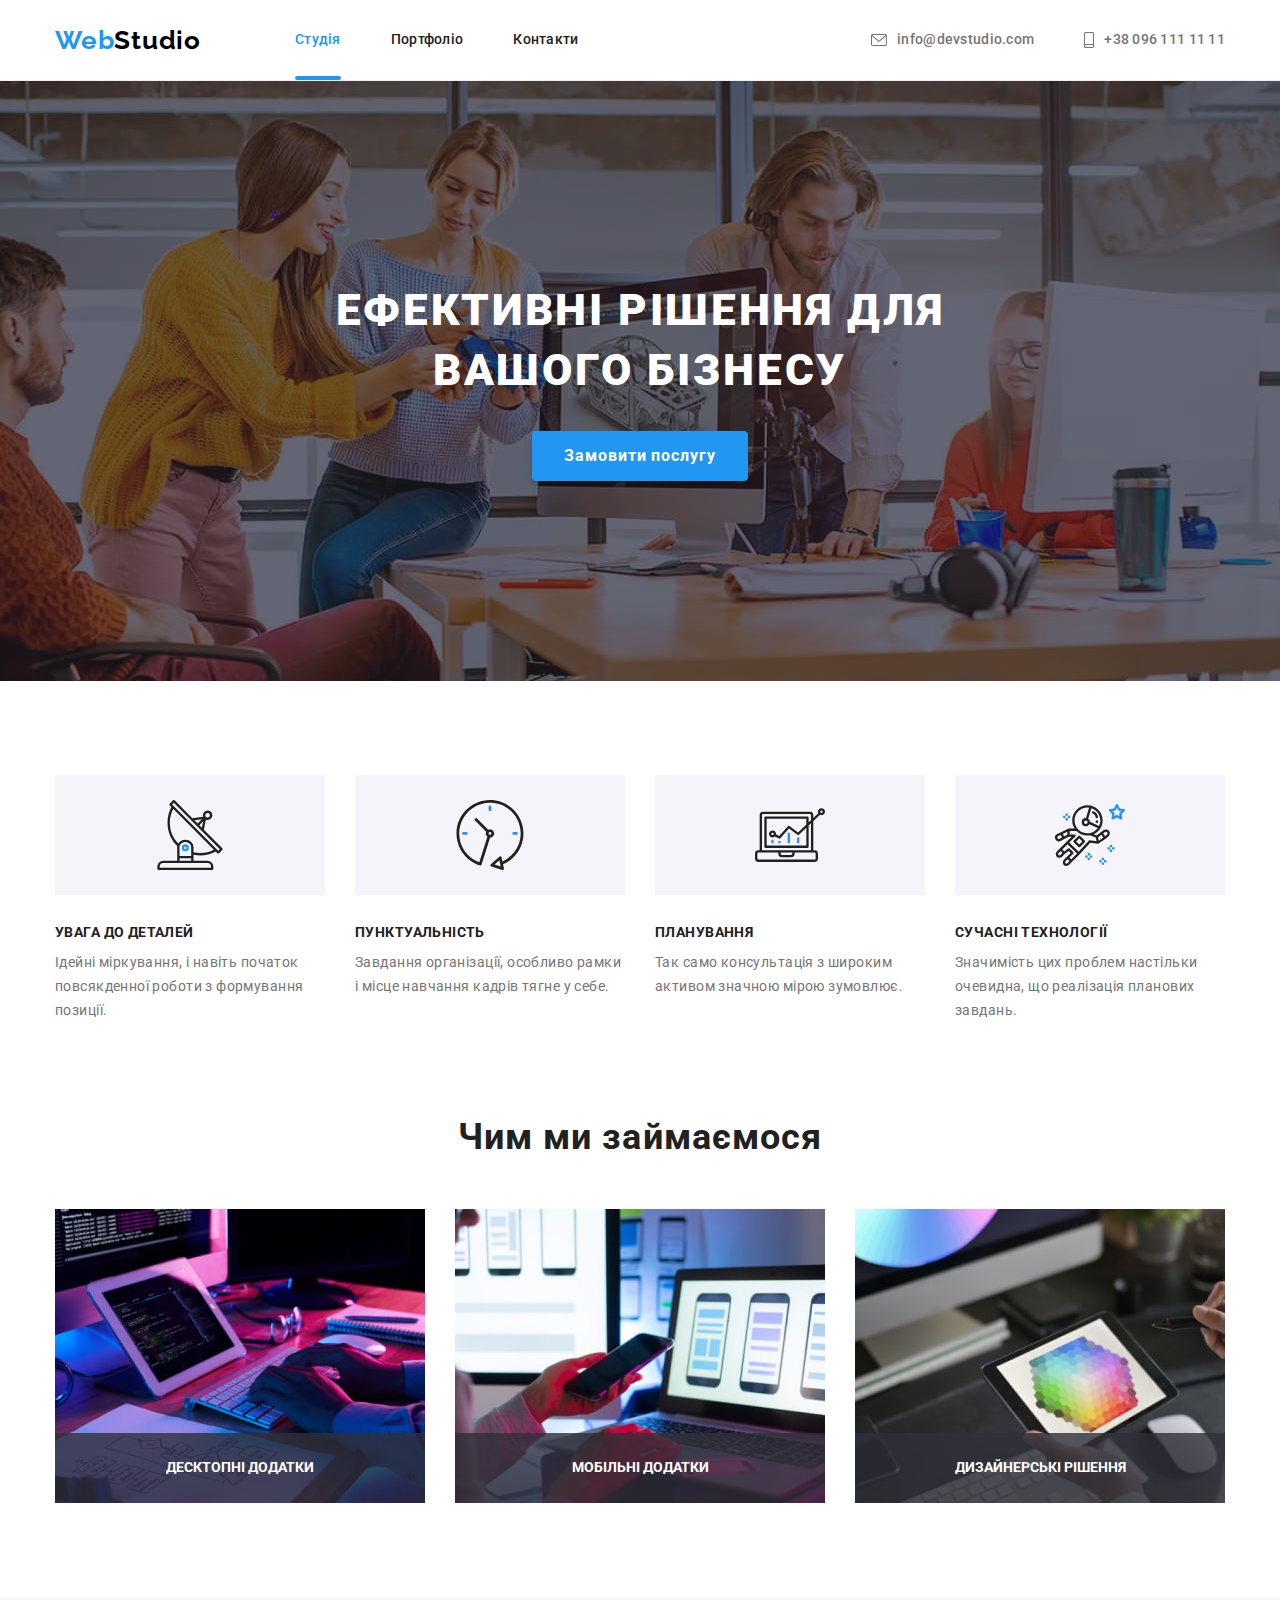
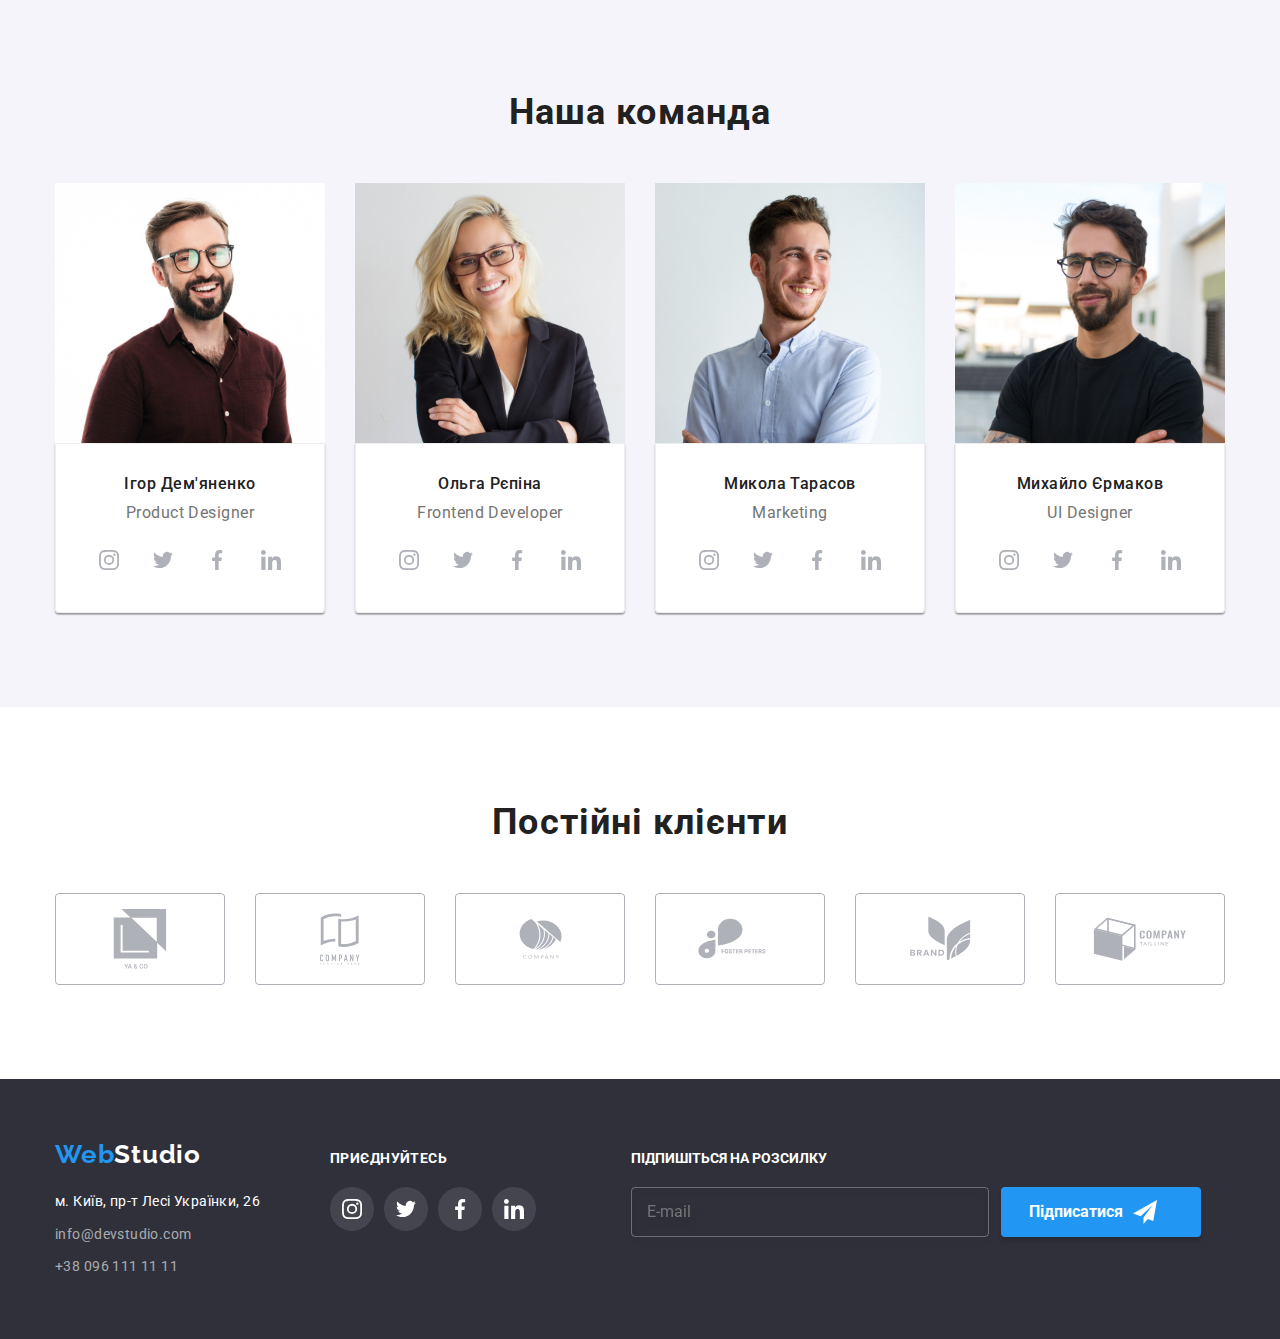
<file: index.html>
<!DOCTYPE html>
<html lang="uk">
  <head>
    <meta charset="UTF-8" />
    <meta http-equiv="X-UA-Compatible" content="IE=edge" />
    <meta name="viewport" content="width=device-width, initial-scale=1.0" />
    <title>Document</title>
    <link
      href="https://fonts.googleapis.com/css2?family=Raleway:wght@700&family=Roboto:wght@400;500;700;900&display=swap"
      rel="stylesheet"
    />
    <link
      rel="stylesheet"
      href="https://cdnjs.cloudflare.com/ajax/libs/modern-normalize/1.1.0/modern-normalize.min.css"
    />
    <link rel="stylesheet" href="./css/main.min.css" />
  </head>

  <body>
    <header class="header">
      <div class="container header__container">
        <a href="./index.html" class="logo"
          >Web<span class="logo__dark">Studio</span></a
        >
        <nav class="nav">
          <ul class="nav__list">
            <li class="nav__item">
              <a href="" class="nav__link nav__link--active">Студія</a>
            </li>
            <li class="nav__item">
              <a href="./portfolio.html" class="nav__link link">Портфоліо</a>
            </li>
            <li class="nav__item">
              <a href="" class="nav__link link">Контакти</a>
            </li>
          </ul>
        </nav>

        <ul class="address">
          <li class="address__item">
            <a href="mailto:info@devstudio.com" class="address__link"
              ><svg class="address__icon" width="16px" height="12px">
                <use href="./images/icons.svg#envelope"></use>
              </svg>
              info@devstudio.com</a
            >
          </li>
          <li class="address__item">
            <a href="tel:+380961111111" class="address__link"
              ><svg class="address__icon" width="10px" height="16px">
                <use href="./images/icons.svg#smartphone"></use>
              </svg>
              +38 096 111 11 11</a
            >
          </li>
        </ul>
      </div>
    </header>

    <main>
      <section class="hero">
        <div class="container">
          <h1 class="hero__title">Ефективні рішення для вашого бізнесу</h1>
          <button type="button" class="hero__button" data-modal-open>
            Замовити послугу
          </button>
        </div>
      </section>

      <section class="section">
        <div class="container">
          <h2 class="visually-hidden">Наші переваги</h2>
          <ul class="advantage">
            <li class="advantage__item">
              <div class="advantage__wrap">
                <svg class="advantage__icon" width="70px" height="70px">
                  <use href="./images/icons.svg#antenna"></use>
                </svg>
              </div>
              <h3 class="advantage__title">УВАГА ДО ДЕТАЛЕЙ</h3>
              <p class="advantage__text">
                Ідейні міркування, і навіть початок повсякденної роботи з
                формування позиції.
              </p>
            </li>
            <li class="advantage__item">
              <div class="advantage__wrap">
                <svg class="advantage__icon" width="70px" height="70px">
                  <use href="./images/icons.svg#clock"></use>
                </svg>
              </div>
              <h3 class="advantage__title">ПУНКТУАЛЬНІСТЬ</h3>
              <p class="advantage__text">
                Завдання організації, особливо рамки і місце навчання кадрів
                тягне у себе.
              </p>
            </li>
            <li class="advantage__item">
              <div class="advantage__wrap">
                <svg class="advantage__icon" width="70px" height="70px">
                  <use href="./images/icons.svg#diagram"></use>
                </svg>
              </div>
              <h3 class="advantage__title">ПЛАНУВАННЯ</h3>
              <p class="advantage__text">
                Так само консультація з широким активом значною мірою зумовлює.
              </p>
            </li>
            <li class="advantage__item">
              <div class="advantage__wrap">
                <svg class="advantage__icon" width="70px" height="70px">
                  <use href="./images/icons.svg#astronaut"></use>
                </svg>
              </div>
              <h3 class="advantage__title">СУЧАСНІ ТЕХНОЛОГІЇ</h3>
              <p class="advantage__text">
                Значимість цих проблем настільки очевидна, що реалізація
                планових завдань.
              </p>
            </li>
          </ul>
        </div>
      </section>

      <section class="section section--no-padding-top">
        <div class="container">
          <h2 class="section__title">Чим ми займаємося</h2>
          <ul class="projects">
            <li class="projects__item">
              <div class="thumb">
                <img
                  src="./images/box1.jpg"
                  alt="Процесс написання коду"
                  width="370"
                />
                <div class="projects-thumb">
                  <p class="projects-thumb__text">Десктопні додатки</p>
                </div>
              </div>
            </li>
            <li class="projects__item">
              <div class="thumb">
                <img
                  src="./images/box2.jpg"
                  alt="Робота з ноутбуком та смартфоном"
                  width="370"
                />
                <div class="projects-thumb">
                  <p class="projects-thumb__text">Мобільні додатки</p>
                </div>
              </div>
            </li>
            <li class="projects__item">
              <div class="thumb">
                <img
                  src="./images/box3.jpg"
                  alt="Веб-дизайнер вибирає колір на графічному планшеті"
                  width="370"
                />
                <div class="projects-thumb">
                  <p class="projects-thumb__text">Дизайнерські рішення</p>
                </div>
              </div>
            </li>
          </ul>
        </div>
      </section>

      <section class="section section--other-background">
        <div class="container">
          <h2 class="section__title">Наша команда</h2>
          <ul class="team">
            <li class="team__item">
              <img
                src="./images/img.jpg"
                class="team__img"
                alt="Ігор Дем'яненко"
                width="270"
              />
              <div class="team__container">
                <h3 class="team__title">Ігор Дем'яненко</h3>
                <p class="team-container__text">Product Designer</p>
                <ul class="social-icons">
                  <li class="social__item">
                    <a
                      class="social__link"
                      href="#"
                      target="_blank"
                      rel="noopener noreferrer"
                    >
                      <svg
                        class="team-container__icon"
                        width="20px"
                        height="20px"
                      >
                        <use href="./images/icons.svg#instagram"></use>
                      </svg>
                    </a>
                  </li>
                  <li class="social__item">
                    <a
                      class="social__link"
                      href="#"
                      target="_blank"
                      rel="noopener noreferrer"
                    >
                      <svg
                        class="team-container__icon"
                        width="20px"
                        height="20px"
                      >
                        <use href="./images/icons.svg#twitter"></use>
                      </svg>
                    </a>
                  </li>
                  <li class="social__item">
                    <a
                      class="social__link"
                      href="#"
                      target="_blank"
                      rel="noopener noreferrer"
                    >
                      <svg
                        class="team-container__icon"
                        width="20px"
                        height="20px"
                      >
                        <use href="./images/icons.svg#facebook"></use>
                      </svg>
                    </a>
                  </li>

                  <li class="social__item">
                    <a
                      class="social__link"
                      href="#"
                      target="_blank"
                      rel="noopener noreferrer"
                    >
                      <svg
                        class="team-container__icon"
                        width="20px"
                        height="20px"
                      >
                        <use href="./images/icons.svg#linkedin"></use>
                      </svg>
                    </a>
                  </li>
                </ul>
              </div>
            </li>
            <li class="team__item">
              <img
                src="./images/img(1).jpg"
                class="team__img"
                alt="Ольга Рєпіна"
                width="270"
              />
              <div class="team__container">
                <h3 class="team__title">Ольга Рєпіна</h3>
                <p class="team-container__text">Frontend Developer</p>
                <ul class="social-icons">
                  <li class="social__item">
                    <a
                      class="social__link"
                      href="#"
                      target="_blank"
                      rel="noopener noreferrer"
                    >
                      <svg
                        class="team-container__icon"
                        width="20px"
                        height="20px"
                      >
                        <use href="./images/icons.svg#instagram"></use>
                      </svg>
                    </a>
                  </li>
                  <li class="social__item">
                    <a
                      class="social__link"
                      href="#"
                      target="_blank"
                      rel="noopener noreferrer"
                    >
                      <svg
                        class="team-container__icon"
                        width="20px"
                        height="20px"
                      >
                        <use href="./images/icons.svg#twitter"></use>
                      </svg>
                    </a>
                  </li>
                  <li class="social__item">
                    <a
                      class="social__link"
                      href="#"
                      target="_blank"
                      rel="noopener noreferrer"
                    >
                      <svg
                        class="team-container__icon"
                        width="20px"
                        height="20px"
                      >
                        <use href="./images/icons.svg#facebook"></use>
                      </svg>
                    </a>
                  </li>

                  <li class="social__item">
                    <a
                      class="social__link"
                      href="#"
                      target="_blank"
                      rel="noopener noreferrer"
                    >
                      <svg
                        class="team-container__icon"
                        width="20px"
                        height="20px"
                      >
                        <use href="./images/icons.svg#linkedin"></use>
                      </svg>
                    </a>
                  </li>
                </ul>
              </div>
            </li>
            <li class="team__item">
              <img
                src="./images/img(2).jpg"
                class="team__img"
                alt="Микола Тарасов"
                width="270"
              />
              <div class="team__container">
                <h3 class="team__title">Микола Тарасов</h3>
                <p class="team-container__text">Marketing</p>
                <ul class="social-icons">
                  <li class="social__item">
                    <a
                      class="social__link"
                      href="#"
                      target="_blank"
                      rel="noopener noreferrer"
                    >
                      <svg
                        class="team-container__icon"
                        width="20px"
                        height="20px"
                      >
                        <use href="./images/icons.svg#instagram"></use>
                      </svg>
                    </a>
                  </li>
                  <li class="social__item">
                    <a
                      class="social__link"
                      href="#"
                      target="_blank"
                      rel="noopener noreferrer"
                    >
                      <svg
                        class="team-container__icon"
                        width="20px"
                        height="20px"
                      >
                        <use href="./images/icons.svg#twitter"></use>
                      </svg>
                    </a>
                  </li>
                  <li class="social__item">
                    <a
                      class="social__link"
                      href="#"
                      target="_blank"
                      rel="noopener noreferrer"
                    >
                      <svg
                        class="team-container__icon"
                        width="20px"
                        height="20px"
                      >
                        <use href="./images/icons.svg#facebook"></use>
                      </svg>
                    </a>
                  </li>

                  <li class="social__item">
                    <a
                      class="social__link"
                      href="#"
                      target="_blank"
                      rel="noopener noreferrer"
                    >
                      <svg
                        class="team-container__icon"
                        width="20px"
                        height="20px"
                      >
                        <use href="./images/icons.svg#linkedin"></use>
                      </svg>
                    </a>
                  </li>
                </ul>
              </div>
            </li>
            <li class="team__item">
              <img
                src="./images/img(3).jpg"
                class="team__img"
                alt="Михайло Єрмаков"
                width="270"
              />
              <div class="team__container">
                <h3 class="team__title">Михайло Єрмаков</h3>
                <p class="team-container__text">UI Designer</p>
                <ul class="social-icons">
                  <li class="social__item">
                    <a
                      class="social__link"
                      href="#"
                      target="_blank"
                      rel="noopener noreferrer"
                    >
                      <svg
                        class="team-container__icon"
                        width="20px"
                        height="20px"
                      >
                        <use href="./images/icons.svg#instagram"></use>
                      </svg>
                    </a>
                  </li>
                  <li class="social__item">
                    <a
                      class="social__link"
                      href="#"
                      target="_blank"
                      rel="noopener noreferrer"
                    >
                      <svg
                        class="team-container__icon"
                        width="20px"
                        height="20px"
                      >
                        <use href="./images/icons.svg#twitter"></use>
                      </svg>
                    </a>
                  </li>
                  <li class="social__item">
                    <a
                      class="social__link"
                      href="#"
                      target="_blank"
                      rel="noopener noreferrer"
                    >
                      <svg
                        class="team-container__icon"
                        width="20px"
                        height="20px"
                      >
                        <use href="./images/icons.svg#facebook"></use>
                      </svg>
                    </a>
                  </li>

                  <li class="social__item">
                    <a
                      class="social__link"
                      href="#"
                      target="_blank"
                      rel="noopener noreferrer"
                    >
                      <svg
                        class="team-container__icon"
                        width="20px"
                        height="20px"
                      >
                        <use href="./images/icons.svg#linkedin"></use>
                      </svg>
                    </a>
                  </li>
                </ul>
              </div>
            </li>
          </ul>
        </div>
      </section>
    </main>

    <section class="section clients">
      <div class="container">
        <h2 class="section__title">Постійні клієнти</h2>
        <ul class="clients__list">
          <li class="clients__item">
            <a
              class="clients__link"
              href="#"
              target="_blank"
              rel="noopener noreferrer"
            >
              <svg class="clients__icon" width="106px" height="60px">
                <use href="./images/icons.svg#logo1"></use>
              </svg>
            </a>
          </li>
          <li class="clients__item">
            <a
              class="clients__link"
              href="#"
              target="_blank"
              rel="noopener noreferrer"
              ><svg class="clients__icon" width="40px" height="52px">
                <use href="./images/icons.svg#logo2"></use>
              </svg>
            </a>
          </li>
          <li class="clients__item">
            <a
              class="clients__link"
              href="#"
              target="_blank"
              rel="noopener noreferrer"
              ><svg class="clients__icon" width="43px" height="41px">
                <use href="./images/icons.svg#logo3"></use>
              </svg>
            </a>
          </li>
          <li class="clients__item">
            <a
              class="clients__link"
              href="#"
              target="_blank"
              rel="noopener noreferrer"
              ><svg class="clients__icon" width="84px" height="41px">
                <use href="./images/icons.svg#logo4"></use>
              </svg>
            </a>
          </li>
          <li class="clients__item">
            <a
              class="clients__link"
              href="#"
              target="_blank"
              rel="noopener noreferrer"
              ><svg class="clients__icon" width="63px" height="45px">
                <use href="./images/icons.svg#logo5"></use>
              </svg>
            </a>
          </li>
          <li class="clients__item">
            <a
              class="clients__link"
              href="#"
              target="_blank"
              rel="noopener noreferrer"
              ><svg class="clients__icon" width="94px" height="44px">
                <use href="./images/icons.svg#logo6"></use>
              </svg>
            </a>
          </li>
        </ul>
      </div>
    </section>

    <footer class="footer">
      <div class="container footer-main">
        <div class="footer-contacts">
          <a href="" class="logo"
            >Web<span class="footer-light">Studio</span></a
          >

          <address class="footer-address">
            <ul class="footer-address-list">
              <li class="footer-item">
                <a
                  href="https://www.google.com/maps/place/%D0%B1%D1%83%D0%BB.+%D0%9B%D0%B5%D1%81%D0%B8+%D0%A3%D0%BA%D1%80%D0%B0%D0%B8%D0%BD%D0%BA%D0%B8,+26,+%D0%9A%D0%B8%D0%B5%D0%B2,+02000/data=!4m2!3m1!1s0x40d4cf0e033ecbe9:0x57a4dffefec77da0?sa=X&ved=2ahUKEwiLyrKW3MD5AhVnVPEDHdteAJcQ8gF6BAgLEAE"
                  class="footer-address-office"
                  >м. Київ, пр-т Лесі Українки, 26</a
                >
              </li>
              <li class="footer-item">
                <a
                  href="mailto:info@devstudio.com"
                  class="footer-address-contacts"
                  >info@devstudio.com</a
                >
              </li>
              <li class="footer-item">
                <a href="tel:+380961111111" class="footer-address-contacts"
                  >+38 096 111 11 11</a
                >
              </li>
            </ul>
          </address>
        </div>

        <div class="footer-social">
          <h3 class="footer-social-title">Приєднуйтесь</h3>
          <ul class="footer-social-list">
            <li class="footer-social-item">
              <a
                class="footer-social-link"
                href="#"
                target="_blank"
                rel="noopener noreferrer"
                ><svg class="footer-icon" width="20px" height="20px">
                  <use href="./images/icons.svg#instagram"></use>
                </svg>
              </a>
            </li>
            <li class="footer-social-item">
              <a
                class="footer-social-link"
                href="#"
                target="_blank"
                rel="noopener noreferrer"
                ><svg class="footer-icon" width="20px" height="20px">
                  <use href="./images/icons.svg#twitter"></use>
                </svg>
              </a>
            </li>
            <li class="footer-social-item">
              <a
                class="footer-social-link"
                href="#"
                target="_blank"
                rel="noopener noreferrer"
                ><svg class="footer-icon" width="20px" height="20px">
                  <use href="./images/icons.svg#facebook"></use>
                </svg>
              </a>
            </li>
            <li class="footer-social-item">
              <a
                class="footer-social-link"
                href="#"
                target="_blank"
                rel="noopener noreferrer"
                ><svg class="footer-icon" width="20px" height="20px">
                  <use href="./images/icons.svg#linkedin"></use>
                </svg>
              </a>
            </li>
          </ul>
        </div>
        <div class="footer-modal-form">
          <h3 class="footer-modal-title">Підпишіться на розсилку</h3>

          <form class="footer-form">
            <label for="email">
              <input
                type="email"
                name="email"
                id="email"
                class="email-form"
                placeholder="E-mail"
              />
            </label>
            <button type="submit" class="subscribe-button">
              Підписатися
              <svg class="footer-form-icon" width="24px" height="24px">
                <use href="./images/icons.svg#paperplane"></use>
              </svg>
            </button>
          </form>
        </div>
      </div>
    </footer>

    <div class="backdrop is is-hidden" data-modal>
      <div class="modal">
        <button class="modal-button" type="button" data-modal-close>
          <svg class="modal-close-button" width="18px" height="18px">
            <use href="./images/icons.svg#close-button"></use>
          </svg>
        </button>

        <form
          class="register-form"
          name="register-form"
          autocomplete="off"
          novalidate
        >
          <strong class="register-form-title"
            >Залиште свої дані, ми вам передзвонимо</strong
          >
          <div class="register-form-group" role="group">
            <label class="register-form-field">
              <span class="register-form-label">Ім'я</span>
              <input class="register-form-input" type="text" name="" required />
              <svg class="register-form-icon" width="18px" height="18px">
                <use href="./images/icons.svg#user"></use>
              </svg>
            </label>

            <label class="register-form-field">
              <span class="register-form-label">Телефон</span>
              <input
                class="register-form-input"
                type="tel"
                name=""
                required
                minlength="12"
                maxlength="12"
              />
              <svg class="register-form-icon" width="18px" height="18px">
                <use href="./images/icons.svg#phone"></use>
              </svg>
            </label>

            <label class="register-form-field">
              <span class="register-form-label">Пошта</span>
              <input
                class="register-form-input"
                type="email"
                name=""
                required
              />
              <svg class="register-form-icon" width="18px" height="18px">
                <use href="./images/icons.svg#modal-envelope"></use>
              </svg>
            </label>

            <label class="register-form-field">
              <span class="register-form-heading">Коментар</span>
              <textarea
                class="register-form-message"
                name=""
                id=""
                rows="5"
                placeholder="Введіть текст"
              ></textarea>
            </label>
          </div>

          <label class="register-form-agreement">
            <input
              class="register-form-checkbox visually-hidden"
              type="checkbox"
              name="checkbox"
              id=""
              required
            />
            <svg class="register-form-icons" width="16px" height="15px">
              <use class="icon-checked" href="./images/icons.svg#checked"></use>
              <use
                class="icon-unchecked"
                href="./images/icons.svg#unchecked"
              ></use>
            </svg>

            <span class="register-form-description"
              >Погоджуюся з розсилкою та приймаю
              <a class="register-form-link" href="">Умови договору</a></span
            >
          </label>

          <button class="register-form-button" type="submit">Відправити</button>
        </form>
      </div>
    </div>

    <script src="./js/modal.js"></script>
  </body>
</html>
</file>
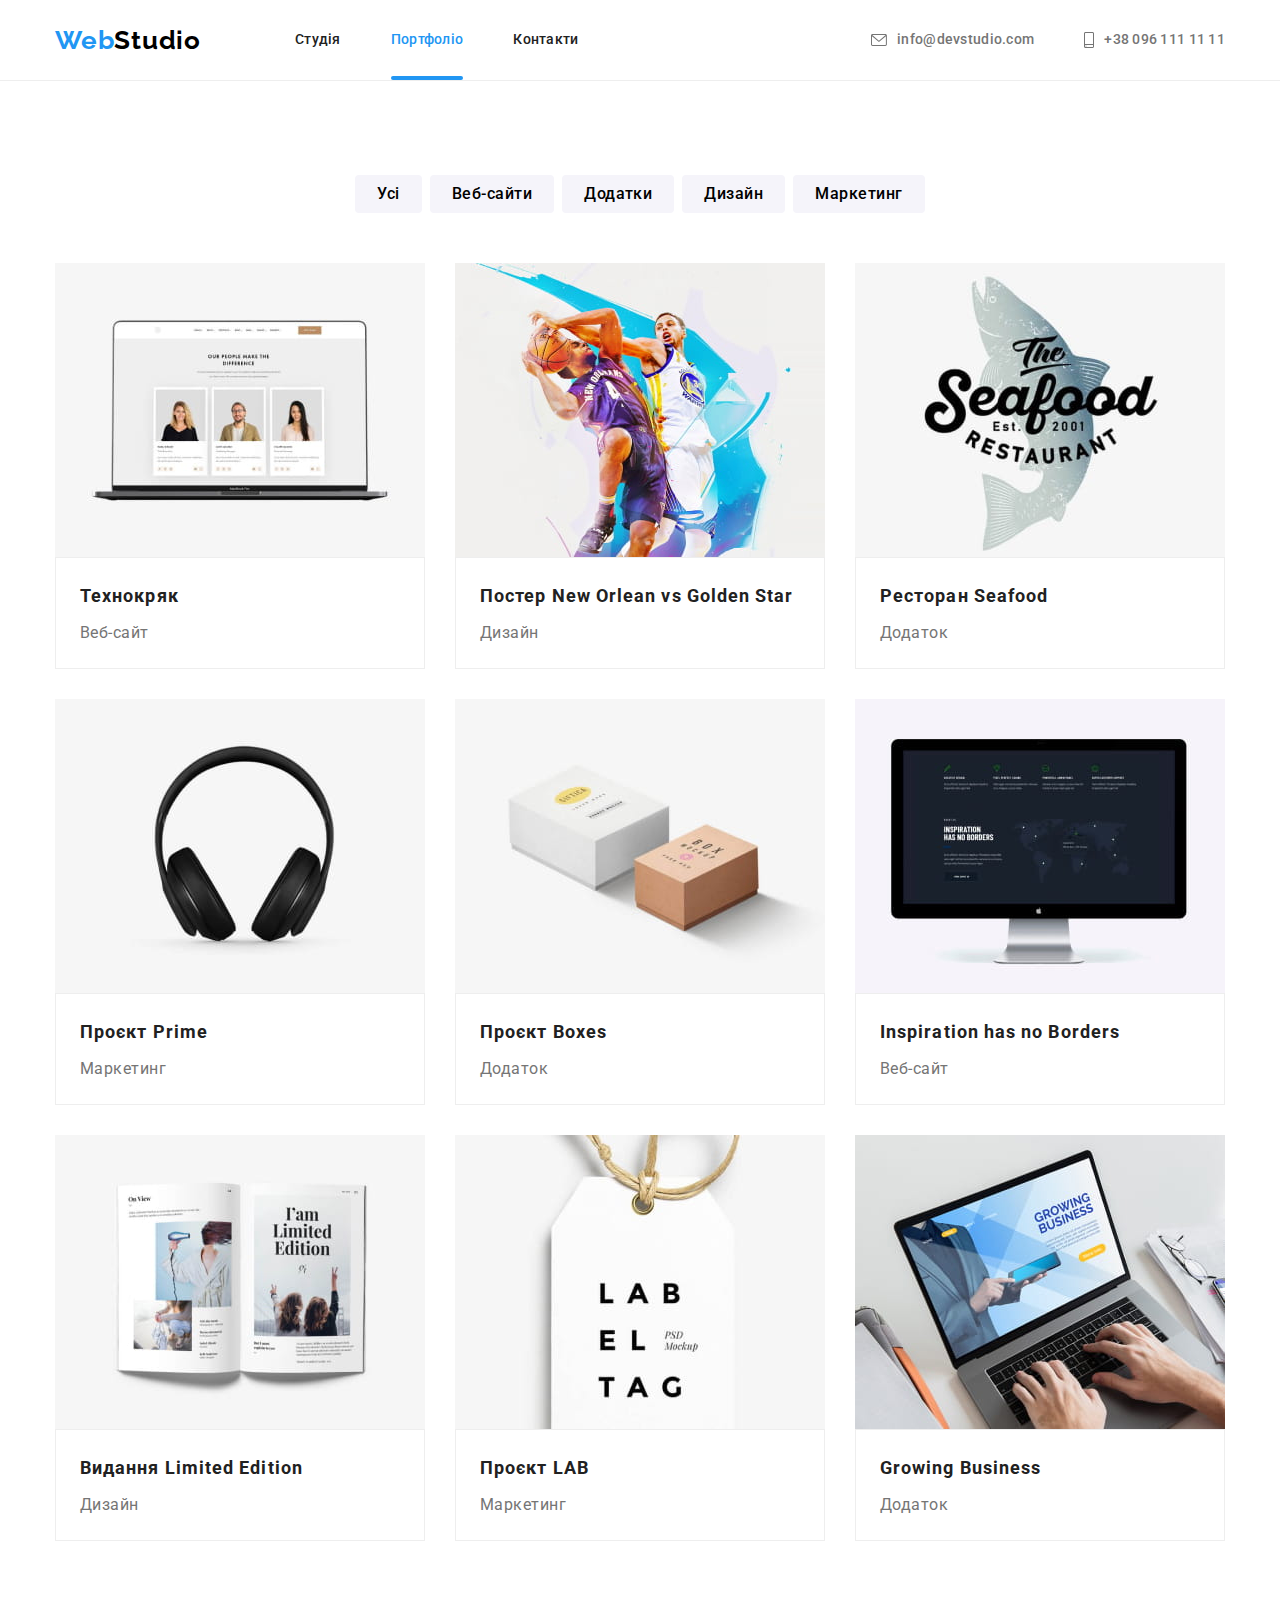
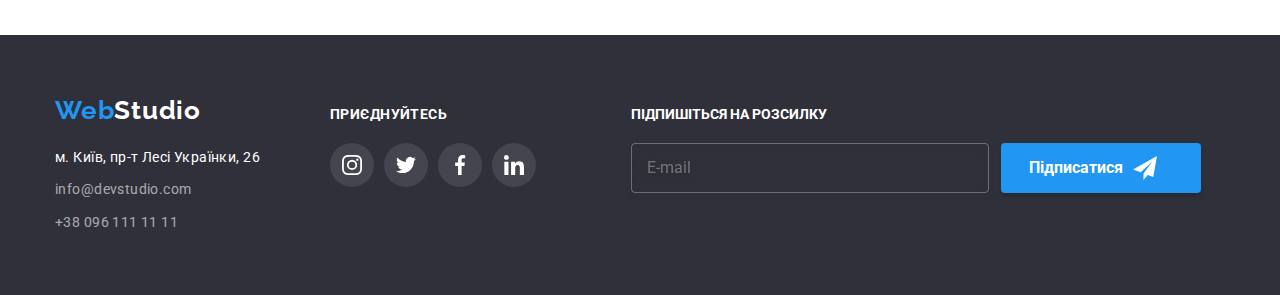
<file: portfolio.html>
<!DOCTYPE html>
<html lang="uk">
  <head>
    <meta charset="UTF-8" />
    <meta http-equiv="X-UA-Compatible" content="IE=edge" />
    <meta name="viewport" content="width=device-width, initial-scale=1.0" />
    <title>Document</title>
    <link
      href="https://fonts.googleapis.com/css2?family=Raleway:wght@700&family=Roboto:wght@400;500;700;900&display=swap"
      rel="stylesheet"
    />
    <link
      rel="stylesheet"
      href="https://cdnjs.cloudflare.com/ajax/libs/modern-normalize/1.1.0/modern-normalize.min.css"
    />
    <link rel="stylesheet" href="./css/main.min.css" />
  </head>
  <body>
    <header class="header">
      <div class="container">
        <a href="./index.html" class="logo"
          >Web<span class="logo__dark">Studio</span></a
        >
        <nav class="nav">
          <ul class="nav__list">
            <li class="nav__item">
              <a href="./index.html" class="nav__link link">Студія</a>
            </li>
            <li class="nav__item">
              <a href="./portfolio.html" class="nav__link nav__link--active"
                >Портфоліо</a
              >
            </li>
            <li class="nav__item">
              <a href="" class="nav__link link">Контакти</a>
            </li>
          </ul>
        </nav>

        <ul class="address">
          <li class="address__item">
            <a href="mailto:info@devstudio.com" class="address__link"
              ><svg class="icon" width="16px" height="12px">
                <use href="./images/icons.svg#envelope"></use>
              </svg>
              info@devstudio.com</a
            >
          </li>
          <li class="address__item">
            <a href="tel:+380961111111" class="address__link"
              ><svg class="icon" width="10px" height="16px">
                <use href="./images/icons.svg#smartphone"></use>
              </svg>
              +38 096 111 11 11</a
            >
          </li>
        </ul>
      </div>
    </header>

    <main>
      <section class="section portfolio">
        <div class="container">
          <h1 class="visually-hidden">Портфоліо</h1>
          <ul class="filter-list">
            <li class="filter-item">
              <button type="button" class="filter-button">Усі</button>
            </li>
            <li class="filter-item">
              <button type="button" class="filter-button">Веб-сайти</button>
            </li>
            <li class="filter-item">
              <button type="button" class="filter-button">Додатки</button>
            </li>
            <li class="filter-item">
              <button type="button" class="filter-button">Дизайн</button>
            </li>
            <li class="filter-item">
              <button type="button" class="filter-button">Маркетинг</button>
            </li>
          </ul>

          <ul class="portfolio-list">
            <li class="portfolio-item">
              <a class="portfolio-link" href=""
                ><div class="portfolio-link-thumb">
                  <img
                    src="./images/technocryak.jpg"
                    class="portfolio-img"
                    alt=""
                  />
                  <div class="overlay">
                    <p class="overlay-text">
                      Ресурс пропонує комплексні пропозиції з різним рівнем
                      функціоналу та сервісів. Все це дозволить відвідувачу
                      отримати вичерпні відомості про компанію чи приватну
                      особу.
                    </p>
                  </div>
                </div>
                <div class="portfolio-text-container">
                  <h2 class="portfolio-title">Технокряк</h2>
                  <p class="portfolio-text">Веб-сайт</p>
                </div>
              </a>
            </li>
            <li class="portfolio-item">
              <a class="portfolio-link" href=""
                ><div class="portfolio-link-thumb">
                  <img src="./images/poster.jpg" class="portfolio-img" alt="" />
                  <div class="overlay">
                    <p class="overlay-text">
                      Ресурс пропонує комплексні пропозиції з різним рівнем
                      функціоналу та сервісів. Все це дозволить відвідувачу
                      отримати вичерпні відомості про компанію чи приватну
                      особу.
                    </p>
                  </div>
                </div>
                <div class="portfolio-text-container">
                  <h2 class="portfolio-title">
                    Постер New Orlean vs Golden Star
                  </h2>
                  <p class="portfolio-text">Дизайн</p>
                </div>
              </a>
            </li>
            <li class="portfolio-item">
              <a class="portfolio-link" href="">
                <div class="portfolio-link-thumb">
                  <img
                    src="./images/restaraunt.jpg"
                    class="portfolio-img"
                    alt=""
                  />
                  <div class="overlay">
                    <p class="overlay-text">
                      Ресурс пропонує комплексні пропозиції з різним рівнем
                      функціоналу та сервісів. Все це дозволить відвідувачу
                      отримати вичерпні відомості про компанію чи приватну
                      особу.
                    </p>
                  </div>
                </div>
                <div class="portfolio-text-container">
                  <h2 class="portfolio-title">Ресторан Seafood</h2>
                  <p class="portfolio-text">Додаток</p>
                </div>
              </a>
            </li>
            <li class="portfolio-item">
              <a class="portfolio-link" href="">
                <div class="portfolio-link-thumb">
                  <img src="./images/prime.jpg" class="portfolio-img" alt="" />
                  <div class="overlay">
                    <p class="overlay-text">
                      Ресурс пропонує комплексні пропозиції з різним рівнем
                      функціоналу та сервісів. Все це дозволить відвідувачу
                      отримати вичерпні відомості про компанію чи приватну
                      особу.
                    </p>
                  </div>
                </div>
                <div class="portfolio-text-container">
                  <h2 class="portfolio-title">Проєкт Prime</h2>
                  <p class="portfolio-text">Маркетинг</p>
                </div>
              </a>
            </li>
            <li class="portfolio-item">
              <a class="portfolio-link" href="">
                <div class="portfolio-link-thumb">
                  <img src="./images/boxes.jpg" class="portfolio-img" alt="" />
                  <div class="overlay">
                    <p class="overlay-text">
                      Ресурс пропонує комплексні пропозиції з різним рівнем
                      функціоналу та сервісів. Все це дозволить відвідувачу
                      отримати вичерпні відомості про компанію чи приватну
                      особу.
                    </p>
                  </div>
                </div>
                <div class="portfolio-text-container">
                  <h2 class="portfolio-title">Проєкт Boxes</h2>
                  <p class="portfolio-text">Додаток</p>
                </div>
              </a>
            </li>
            <li class="portfolio-item">
              <a class="portfolio-link" href="">
                <div class="portfolio-link-thumb">
                  <img
                    src="./images/inspiration.jpg"
                    class="portfolio-img"
                    alt=""
                  />
                  <div class="overlay">
                    <p class="overlay-text">
                      Ресурс пропонує комплексні пропозиції з різним рівнем
                      функціоналу та сервісів. Все це дозволить відвідувачу
                      отримати вичерпні відомості про компанію чи приватну
                      особу.
                    </p>
                  </div>
                </div>
                <div class="portfolio-text-container">
                  <h2 class="portfolio-title">Inspiration has no Borders</h2>
                  <p class="portfolio-text">Веб-сайт</p>
                </div>
              </a>
            </li>
            <li class="portfolio-item">
              <a class="portfolio-link" href="">
                <div class="portfolio-link-thumb">
                  <img src="./images/book.jpg" class="portfolio-img" alt="" />
                  <div class="overlay">
                    <p class="overlay-text">
                      Ресурс пропонує комплексні пропозиції з різним рівнем
                      функціоналу та сервісів. Все це дозволить відвідувачу
                      отримати вичерпні відомості про компанію чи приватну
                      особу.
                    </p>
                  </div>
                </div>
                <div class="portfolio-text-container">
                  <h2 class="portfolio-title">Видання Limited Edition</h2>
                  <p class="portfolio-text">Дизайн</p>
                </div>
              </a>
            </li>
            <li class="portfolio-item">
              <a class="portfolio-link" href="">
                <div class="portfolio-link-thumb">
                  <img src="./images/lab.jpg" class="portfolio-img" alt="" />
                  <div class="overlay">
                    <p class="overlay-text">
                      Ресурс пропонує комплексні пропозиції з різним рівнем
                      функціоналу та сервісів. Все це дозволить відвідувачу
                      отримати вичерпні відомості про компанію чи приватну
                      особу.
                    </p>
                  </div>
                </div>
                <div class="portfolio-text-container">
                  <h2 class="portfolio-title">Проєкт LAB</h2>
                  <p class="portfolio-text">Маркетинг</p>
                </div>
              </a>
            </li>
            <li class="portfolio-item">
              <a class="portfolio-link" href="">
                <div class="portfolio-link-thumb">
                  <img
                    src="./images/business.jpg"
                    class="portfolio-img"
                    alt=""
                  />
                  <div class="overlay">
                    <p class="overlay-text">
                      Ресурс пропонує комплексні пропозиції з різним рівнем
                      функціоналу та сервісів. Все це дозволить відвідувачу
                      отримати вичерпні відомості про компанію чи приватну
                      особу.
                    </p>
                  </div>
                </div>
                <div class="portfolio-text-container">
                  <h2 class="portfolio-title">Growing Business</h2>
                  <p class="portfolio-text">Додаток</p>
                </div>
              </a>
            </li>
          </ul>
        </div>
      </section>
    </main>

    <footer class="footer">
      <div class="container footer-main">
        <div class="footer-contacts">
          <a href="" class="logo"
            >Web<span class="footer-light">Studio</span></a
          >

          <address class="footer-address">
            <ul class="footer-address-list">
              <li class="footer-item">
                <a
                  href="https://www.google.com/maps/place/%D0%B1%D1%83%D0%BB.+%D0%9B%D0%B5%D1%81%D0%B8+%D0%A3%D0%BA%D1%80%D0%B0%D0%B8%D0%BD%D0%BA%D0%B8,+26,+%D0%9A%D0%B8%D0%B5%D0%B2,+02000/data=!4m2!3m1!1s0x40d4cf0e033ecbe9:0x57a4dffefec77da0?sa=X&ved=2ahUKEwiLyrKW3MD5AhVnVPEDHdteAJcQ8gF6BAgLEAE"
                  class="footer-address-office"
                  >м. Київ, пр-т Лесі Українки, 26</a
                >
              </li>
              <li class="footer-item">
                <a
                  href="mailto:info@devstudio.com"
                  class="footer-address-contacts"
                  >info@devstudio.com</a
                >
              </li>
              <li class="footer-item">
                <a href="tel:+380961111111" class="footer-address-contacts"
                  >+38 096 111 11 11</a
                >
              </li>
            </ul>
          </address>
        </div>

        <div class="footer-social">
          <h3 class="footer-social-title">Приєднуйтесь</h3>
          <ul class="footer-social-list">
            <li class="footer-social-item">
              <a
                class="footer-social-link"
                href="#"
                target="_blank"
                rel="noopener noreferrer"
                ><svg class="footer-icon" width="20px" height="20px">
                  <use href="./images/icons.svg#instagram"></use>
                </svg>
              </a>
            </li>
            <li class="footer-social-item">
              <a
                class="footer-social-link"
                href="#"
                target="_blank"
                rel="noopener noreferrer"
                ><svg class="footer-icon" width="20px" height="20px">
                  <use href="./images/icons.svg#twitter"></use>
                </svg>
              </a>
            </li>
            <li class="footer-social-item">
              <a
                class="footer-social-link"
                href="#"
                target="_blank"
                rel="noopener noreferrer"
                ><svg class="footer-icon" width="20px" height="20px">
                  <use href="./images/icons.svg#facebook"></use>
                </svg>
              </a>
            </li>
            <li class="footer-social-item">
              <a
                class="footer-social-link"
                href="#"
                target="_blank"
                rel="noopener noreferrer"
                ><svg class="footer-icon" width="20px" height="20px">
                  <use href="./images/icons.svg#linkedin"></use>
                </svg>
              </a>
            </li>
          </ul>
        </div>
        <div class="footer-modal-form">
          <h3 class="footer-modal-title">Підпишіться на розсилку</h3>

          <form class="footer-form">
            <label for="email">
              <input
                type="email"
                name="email"
                id="email"
                class="email-form"
                placeholder="E-mail"
              />
            </label>
            <button type="submit" class="subscribe-button">
              Підписатися
              <svg class="footer-form-icon" width="24px" height="24px">
                <use href="./images/icons.svg#paperplane"></use>
              </svg>
            </button>
          </form>
        </div>
      </div>
    </footer>
  </body>
</html>
</file>
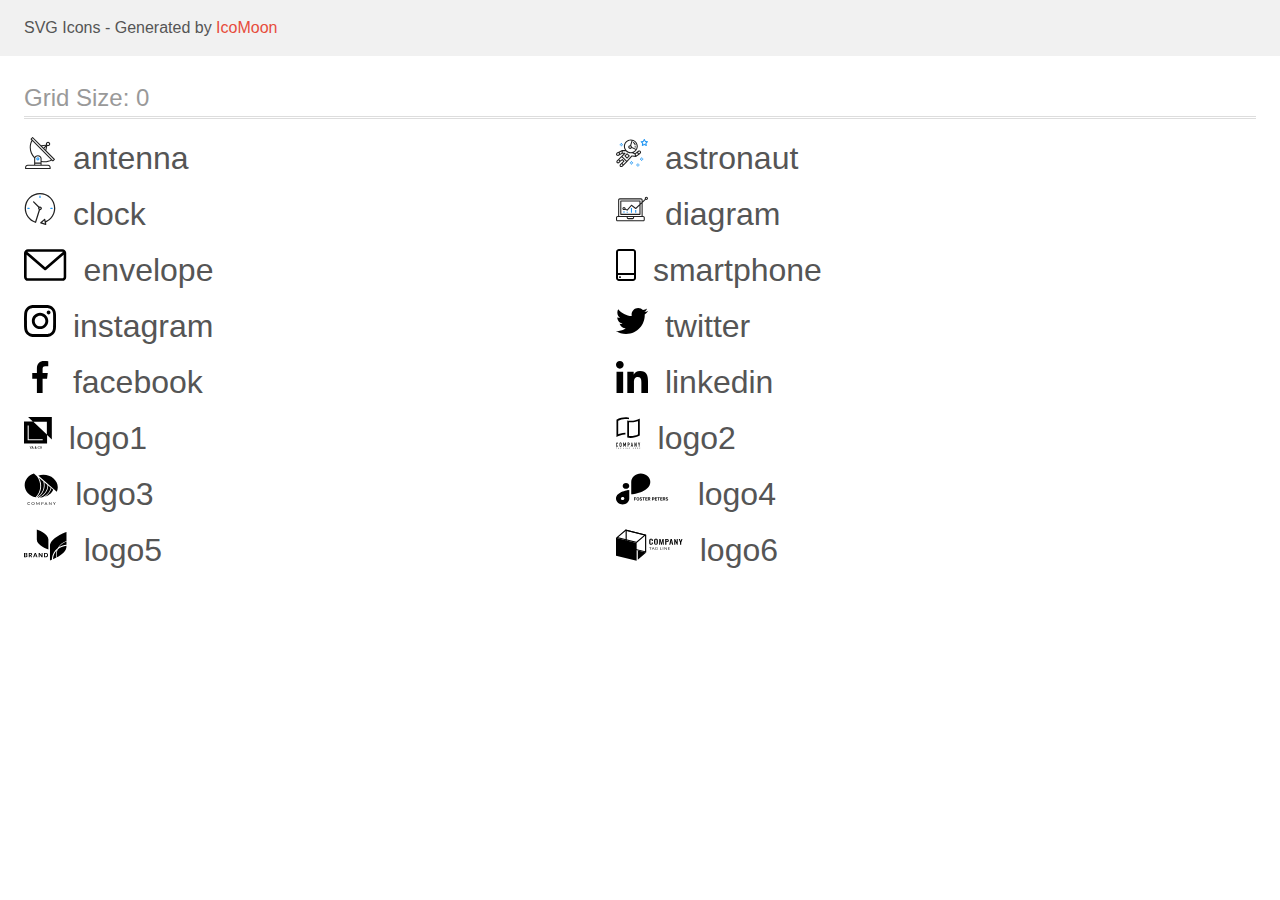
<file: images/icons/icomoon/demo.html>
<!doctype html>
<html>
<head>
    <title>IcoMoon - SVG Icons</title>
    <meta charset="utf-8">
    <meta name="viewport" content="width=device-width, initial-scale=1">
    <link rel="stylesheet" href="demo-files/demo.css">
    <link rel="stylesheet" href="style.css">
</head>
<body>
<svg aria-hidden="true" style="position: absolute; width: 0; height: 0; overflow: hidden;" version="1.1" xmlns="http://www.w3.org/2000/svg" xmlns:xlink="http://www.w3.org/1999/xlink">
<defs>
<symbol id="antenna" viewBox="0 0 32 32">
<path fill="#212121" style="fill: var(--color1, #212121)" d="M30.773 22.098l-8.443-8.505 0.937-4.616c0.225 0.090 0.485 0.144 0.758 0.146h0.007c0.008 0 0.017 0 0.026 0 1.192 0 2.159-0.967 2.159-2.159s-0.967-2.159-2.159-2.159c-1.192 0-2.159 0.967-2.159 2.159 0 0.259 0.046 0.508 0.13 0.739l-0.005-0.015-4.96 0.606-8.091-8.133c-0.096-0.098-0.229-0.159-0.376-0.16h-0c-0.14 0.001-0.274 0.057-0.373 0.155l-1.512 1.504c-0.096 0.097-0.156 0.23-0.156 0.377s0.060 0.281 0.156 0.377v0l0.814 0.825c-1.143 2.062-1.816 4.522-1.816 7.139 0 4.106 1.656 7.824 4.336 10.525l-0.001-0.001c0.043 0.041 0.092 0.074 0.146 0.097-0.032 0.164-0.051 0.353-0.052 0.546v6.188h-6.4c-1.472 0.001-2.666 1.194-2.667 2.666v1.067c0 0.295 0.239 0.534 0.534 0.534h24.534c0.294 0 0.533-0.239 0.533-0.534v-1.067c-0.002-1.472-1.195-2.665-2.666-2.666h-6.4v-2.742c1.003 0.21 2.024 0.317 3.049 0.32 2.58-0.003 5.005-0.663 7.117-1.822l-0.077 0.039 0.818 0.823c0.099 0.101 0.235 0.159 0.376 0.16 0.14-0.001 0.274-0.057 0.373-0.155l1.512-1.504c0.096-0.097 0.156-0.23 0.156-0.377s-0.060-0.281-0.156-0.377v0zM23.28 6.233c0.193-0.192 0.459-0.31 0.752-0.31 0.589 0 1.067 0.478 1.067 1.066s-0.477 1.066-1.067 1.066c-0 0-0 0-0 0h-0.004c-0.587-0.003-1.061-0.479-1.061-1.066 0-0.295 0.12-0.563 0.314-0.756l0-0h-0.002zM22.024 9.737l-0.598 2.946-1.175-1.183 1.774-1.763zM21.419 8.835l-1.92 1.909-1.486-1.493 3.406-0.416zM24.004 28.8c0.884 0 1.6 0.716 1.6 1.6v0 0.534h-23.466v-0.534c0-0.884 0.716-1.6 1.6-1.6v0h20.267zM16.538 26.666v1.067h-5.334v-1.067h5.334zM11.204 25.6v-4.053c0-1.294 1.196-2.346 2.667-2.346s2.667 1.053 2.667 2.346v4.053h-5.334zM17.604 23.904v-2.357c0-1.882-1.675-3.413-3.733-3.413-0.017-0-0.038-0-0.058-0-1.353 0-2.54 0.707-3.213 1.771l-0.009 0.016c-2.36-2.482-3.812-5.846-3.812-9.55 0-2.314 0.567-4.496 1.569-6.414l-0.036 0.077 18.602 18.709c-1.823 0.947-3.979 1.502-6.266 1.502-1.079 0-2.128-0.124-3.136-0.357l0.093 0.018zM28.893 23.22l-21.057-21.181 0.754-0.752 7.935 7.98c0.004 0 0.006 0.007 0.010 0.010l13.114 13.191-0.757 0.752z"></path>
<path fill="#2196f3" style="fill: var(--color2, #2196f3)" d="M13.876 20.267h-0.005c-0.001 0-0.002 0-0.002 0-0.884 0-1.6 0.716-1.6 1.6s0.715 1.599 1.597 1.6h0.005c0.001 0 0.001 0 0.002 0 0.884 0 1.6-0.716 1.6-1.6s-0.715-1.599-1.598-1.6h-0zM14.249 22.245c-0.096 0.096-0.229 0.155-0.376 0.155-0.295 0-0.534-0.239-0.534-0.534s0.238-0.533 0.532-0.533h0c0.293 0.001 0.531 0.239 0.531 0.533 0 0.148-0.060 0.282-0.157 0.378l-0 0h0.005z"></path>
</symbol>
<symbol id="astronaut" viewBox="0 0 32 32">
<path fill="#2196f3" style="fill: var(--color2, #2196f3)" d="M31.974 4.524c-0.064-0.191-0.227-0.332-0.427-0.362l-0.003-0-1.911-0.278-0.855-1.731c-0.179-0.365-0.777-0.365-0.956 0l-0.855 1.731-1.911 0.278c-0.26 0.039-0.457 0.26-0.457 0.528 0 0.15 0.062 0.285 0.161 0.382l1.383 1.348-0.326 1.903c-0.034 0.2 0.048 0.402 0.212 0.522 0.166 0.12 0.383 0.135 0.562 0.040l1.709-0.899 1.709 0.899c0.072 0.038 0.157 0.061 0.247 0.061 0.295 0 0.534-0.239 0.534-0.534 0-0.031-0.003-0.062-0.008-0.092l0 0.003-0.326-1.903 1.383-1.348c0.099-0.097 0.161-0.233 0.161-0.382 0-0.059-0.009-0.115-0.027-0.168l0.001 0.004zM29.511 5.851c-0.126 0.122-0.183 0.299-0.153 0.472l0.191 1.114-1-0.526c-0.072-0.039-0.158-0.062-0.249-0.062s-0.177 0.023-0.252 0.063l0.003-0.001-1 0.526 0.191-1.114c0.005-0.027 0.008-0.059 0.008-0.091 0-0.149-0.061-0.285-0.16-0.381l-0-0-0.811-0.79 1.119-0.162c0.174-0.025 0.324-0.134 0.402-0.292l0.5-1.013 0.5 1.013c0.078 0.158 0.228 0.267 0.402 0.292l1.119 0.162-0.809 0.79zM26.134 20.522h-1.067v1.067h1.067v-1.067zM26.134 22.656h-1.067v1.066h1.067v-1.066zM27.2 21.589h-1.067v1.067h1.067v-1.067zM25.067 21.589h-1.067v1.067h1.067v-1.067zM22.4 26.389h-1.067v1.067h1.067v-1.067zM22.4 28.523h-1.067v1.067h1.067v-1.067zM23.467 27.456h-1.067v1.067h1.067v-1.067zM21.334 27.456h-1.067v1.067h1.067v-1.067zM16 24.256h-1.066v1.067h1.066v-1.067zM16 26.389h-1.066v1.067h1.066v-1.067zM17.067 25.322h-1.067v1.067h1.067v-1.067zM14.934 25.322h-1.067v1.067h1.067v-1.067zM5.867 6.122h-1.066v1.066h1.066v-1.066zM5.867 8.256h-1.066v1.066h1.066v-1.066zM6.933 7.189h-1.067v1.067h1.066v-1.067zM4.8 7.189h-1.067v1.067h1.067v-1.067z"></path>
<path fill="#212121" style="fill: var(--color1, #212121)" d="M24.715 14.16c-0.28-0.376-0.698-0.636-1.179-0.703l-0.009-0.001c-0.076-0.012-0.164-0.018-0.254-0.018-0.411 0-0.789 0.139-1.090 0.373l0.004-0.003-1.253 0.96-1.898 1.417-1.358-0.541c2.421-1.086 4.113-3.508 4.113-6.32 0-3.823-3.122-6.934-6.961-6.934s-6.961 3.11-6.961 6.934c0 1.386 0.415 2.674 1.12 3.759l-2.768-0.024c-0.009 0-0.016 0.005-0.023 0.005-0.057 0.003-0.11 0.014-0.159 0.033l0.004-0.001c-0.013 0.005-0.026 0.007-0.038 0.013-0.006 0.003-0.013 0.003-0.019 0.006l-3.233 1.596c-0 0-0.001 0-0.001 0.001l-1.893 0.91c-0.024 0.011-0.045 0.023-0.065 0.036l0.001-0.001c-0.482 0.324-0.795 0.867-0.795 1.483 0 0.297 0.073 0.577 0.201 0.823l-0.005-0.010c0.22 0.424 0.592 0.742 1.043 0.885l0.013 0.003c0.161 0.053 0.345 0.083 0.537 0.083 0.308 0 0.598-0.078 0.851-0.216l-0.009 0.005 1.388-0.738 2.264-1.169 1.357-0.008-5.442 5.415c0 0.001-0.001 0.001-0.001 0.001l-1.339 1.333c-0.303 0.299-0.491 0.714-0.491 1.173 0 0.002 0 0.003 0 0.005v-0c0.002 0.919 0.748 1.664 1.667 1.664 0.001 0 0.002 0 0.002 0h-0c0.428 0 0.854-0.162 1.18-0.485l1.314-1.309 1.741-1.3 0.901 0.897-3.102 3.088c-0.303 0.299-0.491 0.714-0.491 1.173 0 0.001 0 0.003 0 0.004v-0c0 0.445 0.174 0.864 0.49 1.179 0.302 0.3 0.717 0.485 1.176 0.485 0.001 0 0.002 0 0.003 0h-0c0.427 0 0.855-0.162 1.18-0.485l4.488-4.472c0.007-0.006 0.016-0.009 0.022-0.016l5.166-5.658 3.471 0.494c0.025 0.004 0.050 0.006 0.075 0.006 0.064 0 0.127-0.016 0.187-0.038 0.017-0.006 0.032-0.015 0.049-0.023 0.019-0.010 0.039-0.015 0.058-0.027l3.213-2.133c0.012-0.008 0.018-0.021 0.029-0.030 0.013-0.010 0.029-0.014 0.041-0.026l1.271-1.191c0.348-0.326 0.564-0.787 0.564-1.3 0-0.4-0.132-0.769-0.355-1.066l0.003 0.005zM2.13 17.77c-0.098 0.054-0.215 0.086-0.34 0.086-0.078 0-0.153-0.013-0.224-0.036l0.005 0.001c-0.294-0.093-0.504-0.364-0.504-0.683 0-0.235 0.114-0.444 0.289-0.575l0.002-0.001 1.314-0.632 0.316 0.924 0.133 0.389-0.992 0.527zM5.627 15.942l-1.548 0.8-0.255-0.746-0.184-0.537 2.027-1.001-0.040 1.484zM20.727 9.322c0 0.918-0.219 1.785-0.599 2.56l-4.181-1.899c-0.044-0.575-0.342-1.072-0.782-1.384l-0.006-0.004 1.464-4.861c2.377 0.757 4.104 2.975 4.104 5.588zM8.938 9.322c0-3.235 2.644-5.867 5.894-5.867 0.253 0 0.5 0.022 0.745 0.053l-1.432 4.753c-0.019 0-0.037-0.006-0.057-0.006-0 0-0.001 0-0.001 0-1.032 0-1.869 0.835-1.872 1.867v0c0.003 1.031 0.84 1.867 1.872 1.867 0 0 0 0 0.001 0h-0c0.695 0 1.295-0.383 1.618-0.944l3.863 1.755c-1.075 1.447-2.795 2.39-4.737 2.39-3.25 0-5.894-2.632-5.894-5.867zM14.895 10.122c0 0.441-0.362 0.8-0.806 0.8-0 0-0.001 0-0.001 0-0.443 0-0.802-0.358-0.804-0.8v-0c0-0.441 0.361-0.8 0.806-0.8s0.806 0.359 0.806 0.8zM2.464 25.146c-0.11 0.109-0.261 0.176-0.428 0.176s-0.317-0.067-0.427-0.175l0 0c-0.109-0.108-0.176-0.257-0.176-0.422s0.067-0.314 0.176-0.422l0-0 0.962-0.959 0.852 0.848-0.959 0.954zM5.678 28.88c-0.11 0.109-0.261 0.176-0.428 0.176s-0.317-0.067-0.427-0.175l0 0c-0.109-0.108-0.176-0.257-0.176-0.422s0.067-0.314 0.176-0.422l0-0 0.963-0.959 0.852 0.848-0.96 0.955zM9.16 25.411l-0.001 0.001-1.765 1.76-0.852-0.848 1.765-1.757c0.040-0.040 0.065-0.088 0.090-0.136 0.007-0.014 0.020-0.026 0.026-0.040 0.016-0.041 0.019-0.085 0.026-0.128 0.003-0.025 0.014-0.048 0.014-0.073 0-0.035-0.013-0.070-0.020-0.105-0.006-0.032-0.006-0.064-0.019-0.096-0.025-0.053-0.055-0.098-0.092-0.138l0 0c-0.010-0.012-0.014-0.026-0.025-0.038h-0.001s0-0.001-0.001-0.002l-1.607-1.6c-0.017-0.017-0.039-0.024-0.058-0.038-0.025-0.021-0.054-0.040-0.084-0.056l-0.003-0.001c-0.026-0.012-0.058-0.023-0.090-0.031l-0.003-0.001c-0.030-0.009-0.065-0.017-0.101-0.020l-0.002-0c-0.007-0-0.015-0-0.023-0-0.026 0-0.051 0.002-0.075 0.005l0.003-0c-0.036 0.005-0.069 0.009-0.104 0.021s-0.064 0.027-0.094 0.045c-0.020 0.011-0.043 0.015-0.061 0.029l-1.774 1.324-0.901-0.897 2.399-2.386 4.36 4.289-0.928 0.919zM15.979 18.394c-0.016-0.002-0.030 0.004-0.046 0.003-0.008-0-0.017-0.001-0.027-0.001-0.031 0-0.062 0.003-0.092 0.008l0.003-0c-0.070 0.011-0.132 0.035-0.187 0.070l0.002-0.001c-0.030 0.018-0.057 0.037-0.083 0.061-0.013 0.011-0.028 0.016-0.040 0.029l-4.698 5.146-4.328-4.256 2.833-2.818c0.096-0.097 0.156-0.23 0.156-0.377 0-0.295-0.239-0.534-0.534-0.534-0.001 0-0.001 0-0.002 0h0l-2.219 0.013 0.028-1.607 3.104 0.027c1.264 1.297 3.027 2.101 4.978 2.101 0.001 0 0.002 0 0.003 0h-0c0.438 0 0.864-0.046 1.28-0.122 0.040 0.032 0.080 0.064 0.129 0.085l2.41 0.96 0.152 0.758 0.178 0.886-3.003-0.427zM20.020 18.572l-0.313-1.558 1.446-1.080 0.946 1.257-2.080 1.381zM23.773 15.741l-0.837 0.785-0.931-1.236 0.831-0.637c0.155-0.119 0.351-0.168 0.543-0.143 0.193 0.027 0.364 0.128 0.48 0.284 0.088 0.117 0.141 0.265 0.141 0.426 0 0.206-0.087 0.391-0.226 0.521l-0 0z"></path>
<path fill="#212121" style="fill: var(--color1, #212121)" d="M13.602 18.544l-2.143-2.134c-0.096-0.096-0.229-0.155-0.376-0.155s-0.28 0.059-0.376 0.155l-2.143 2.133c-0.097 0.097-0.156 0.23-0.156 0.378s0.060 0.281 0.156 0.378l-0-0 2.142 2.134c0.096 0.096 0.229 0.156 0.376 0.156s0.28-0.059 0.376-0.156v0l2.143-2.134c0.097-0.097 0.157-0.23 0.157-0.378s-0.060-0.281-0.157-0.378l-0-0zM11.083 20.303l-1.387-1.381 1.386-1.381 1.387 1.381-1.387 1.381zM17.164 5.071l-0.258 1.036c0.071 0.018 1.738 0.452 1.738 2.149h1.067c0-2.017-1.666-2.965-2.547-3.184zM19.711 9.322h-1.067v1.066h1.067v-1.066z"></path>
</symbol>
<symbol id="clock" viewBox="0 0 32 32">
<path fill="#212121" style="fill: var(--color1, #212121)" d="M31.296 15.301c-0.001-8.452-6.855-15.303-15.308-15.301s-15.303 6.855-15.301 15.308c0.002 6.788 4.422 12.543 10.541 14.545l0.108 0.031c0.061 0.019 0.123 0.029 0.187 0.029 0.12 0 0.238-0.032 0.342-0.094 0.135-0.080 0.236-0.207 0.283-0.357l3.865-12.25c1.054-0.004 1.906-0.859 1.906-1.913 0-1.056-0.856-1.913-1.913-1.913-0.303 0-0.59 0.071-0.845 0.196l0.011-0.005-5.106-5.107c-0.114-0.11-0.271-0.179-0.443-0.179-0.352 0-0.638 0.286-0.638 0.638 0 0.172 0.068 0.328 0.179 0.443l-0-0 5.103 5.109c-0.121 0.241-0.191 0.525-0.191 0.826 0 0.602 0.283 1.137 0.723 1.48l0.004 0.003-3.682 11.673c-7.278-2.681-11.004-10.754-8.324-18.032s10.754-11.004 18.032-8.323c7.278 2.681 11.004 10.754 8.323 18.032-1.345 3.581-4.003 6.406-7.374 7.938l-0.088 0.036-0.398-1.874c-0.063-0.291-0.318-0.506-0.624-0.506-0.164 0-0.313 0.062-0.426 0.163l0.001-0.001-3.837 3.426c-0.132 0.117-0.214 0.287-0.214 0.477 0 0.283 0.185 0.524 0.441 0.606l0.005 0.001 4.899 1.563c0.058 0.020 0.126 0.031 0.196 0.031 0.352 0 0.637-0.285 0.637-0.637 0-0.047-0.005-0.093-0.015-0.138l0.001 0.004-0.391-1.839c5.528-2.374 9.329-7.772 9.329-14.057 0-0.011 0-0.023-0-0.034v0.002zM15.992 14.664c0.352 0 0.638 0.286 0.638 0.638s-0.285 0.638-0.638 0.638v0c-0.352 0-0.638-0.286-0.638-0.638s0.286-0.638 0.638-0.638v0zM18.092 29.528l2.184-1.948 0.603 2.84-2.787-0.892z"></path>
<path fill="#2196f3" style="fill: var(--color2, #2196f3)" d="M15.354 3.185v1.275c0 0.352 0.286 0.638 0.638 0.638s0.638-0.285 0.638-0.638v0-1.275c0-0.352-0.285-0.638-0.638-0.638s-0.638 0.285-0.638 0.638v0zM3.876 14.664c-0.352 0-0.638 0.286-0.638 0.638s0.285 0.638 0.638 0.638h1.275c0.352 0 0.638-0.286 0.638-0.638s-0.285-0.638-0.638-0.638h-1.275zM28.108 15.939c0.352 0 0.638-0.286 0.638-0.638s-0.285-0.638-0.638-0.638h-1.275c-0.352 0-0.638 0.286-0.638 0.638s0.285 0.638 0.638 0.638h1.275z"></path>
</symbol>
<symbol id="diagram" viewBox="0 0 32 32">
<path fill="#2196f3" style="fill: var(--color2, #2196f3)" d="M14.926 14.965h1.066v4.798h-1.066v-4.798zM19.19 17.097h1.066v2.665h-1.066v-2.665zM10.661 18.696h1.066v1.066h-1.066v-1.066zM7.463 18.163h1.066v1.599h-1.066v-1.599z"></path>
<path fill="#212121" style="fill: var(--color1, #212121)" d="M1.599 28.291h25.586c0 0 0 0 0 0 0.883 0 1.599-0.716 1.599-1.599v0-2.132c0-0.883-0.716-1.599-1.599-1.599v0h-0.533v-13.294l3.028-2.868c0.207 0.104 0.452 0.166 0.711 0.166 0.888 0 1.608-0.72 1.608-1.608s-0.72-1.608-1.608-1.608c-0.888 0-1.608 0.72-1.608 1.608 0 0.247 0.056 0.481 0.155 0.69l-0.004-0.010-2.281 2.162v-1.23c0-0.883-0.716-1.599-1.599-1.599v0h-21.323c-0.883 0-1.599 0.716-1.599 1.599v0 15.992h-0.533c-0.883 0-1.599 0.716-1.599 1.599v0 2.132c0 0.883 0.716 1.599 1.599 1.599v0zM30.384 4.837c0.294 0 0.533 0.239 0.533 0.533s-0.239 0.533-0.533 0.533v0c-0.294 0-0.533-0.239-0.533-0.533s0.239-0.533 0.533-0.533v0zM3.198 6.969c0-0.294 0.239-0.533 0.533-0.533h21.323c0.294 0 0.533 0.239 0.533 0.533v2.239l-1.066 1.013v-2.185c0-0.295-0.239-0.534-0.534-0.534h-19.189c-0.294 0-0.534 0.239-0.534 0.533v13.327c0 0.294 0.239 0.533 0.534 0.533h19.189c0.295 0 0.534-0.239 0.534-0.533v-9.675l1.066-1.010v12.283h-22.389v-15.991zM7.996 13.899c-0.001 0-0.003 0-0.005 0-0.883 0-1.599 0.716-1.599 1.599s0.716 1.599 1.599 1.599c0.432 0 0.824-0.172 1.112-0.45l-0 0 1.853 0.93c0.215 0.107 0.476 0.057 0.636-0.122l3.939-4.432 3.872 2.902c0.208 0.155 0.498 0.139 0.686-0.039l3.365-3.188v8.131h-18.123v-12.261h18.123v2.661l-3.771 3.572-3.904-2.927c-0.088-0.067-0.2-0.107-0.32-0.107-0.158 0-0.3 0.069-0.398 0.178l-0 0.001-3.993 4.493-1.493-0.746c0.011-0.064 0.017-0.128 0.020-0.193 0-0.883-0.716-1.599-1.599-1.599v0zM8.529 15.498c0 0.294-0.239 0.533-0.533 0.533s-0.533-0.239-0.533-0.533v0c0-0.294 0.239-0.533 0.533-0.533s0.533 0.239 0.533 0.533v0zM11.727 24.026h5.33v0.533c0 0.294-0.238 0.533-0.533 0.533h-4.265c-0.294 0-0.533-0.239-0.533-0.533v0-0.533zM1.067 24.56c0-0.294 0.238-0.533 0.533-0.533h9.062v0.533c0 0.883 0.716 1.599 1.599 1.599v0h4.265c0.883 0 1.599-0.716 1.599-1.599v0-0.533h9.062c0.294 0 0.533 0.239 0.533 0.533v2.132c0 0.294-0.239 0.533-0.533 0.533h-25.586c-0 0-0 0-0 0-0.294 0-0.533-0.239-0.533-0.533 0 0 0 0 0 0v0-2.132z"></path>
</symbol>
<symbol id="envelope" viewBox="0 0 43 32">
<path d="M38.667 0h-34.667c-2.205 0-4 1.795-4 4v24c0 2.205 1.795 4 4 4h34.667c2.205 0 4-1.795 4-4v-24c0-2.205-1.795-4-4-4zM38.667 2.667c0.181 0 0.355 0.037 0.512 0.104l-17.845 15.467-17.845-15.467c0.151-0.065 0.327-0.104 0.512-0.104h34.667zM38.667 29.333h-34.667c-0.736 0-1.333-0.597-1.333-1.333v0-22.413l17.792 15.421c0.233 0.203 0.539 0.327 0.875 0.327s0.642-0.124 0.876-0.328l-0.002 0.001 17.792-15.421v22.413c0 0.736-0.597 1.333-1.333 1.333v0z"></path>
</symbol>
<symbol id="smartphone" viewBox="0 0 20 32">
<path d="M17 0h-14c-1.654 0-3 1.346-3 3v26c0 1.654 1.346 3 3 3h14c1.654 0 3-1.346 3-3v-26c0-1.654-1.346-3-3-3zM3 2h14c0.552 0 1 0.448 1 1v0 21h-16v-21c0-0.552 0.448-1 1-1v0zM17 30h-14c-0.552 0-1-0.448-1-1v0-3h16v3c0 0.552-0.448 1-1 1v0z"></path>
<path d="M4.708 27.478c0.18 0.163 0.293 0.399 0.293 0.66s-0.113 0.497-0.292 0.659l-0.001 0.001c-0.186 0.17-0.435 0.275-0.708 0.275s-0.522-0.104-0.709-0.275l0.001 0.001c-0.18-0.163-0.293-0.399-0.293-0.66s0.113-0.497 0.292-0.659l0.001-0.001c0.186-0.17 0.435-0.275 0.708-0.275s0.522 0.104 0.709 0.275l-0.001-0.001z"></path>
</symbol>
<symbol id="instagram" viewBox="0 0 32 32">
<path d="M31.968 9.408c-0.074-1.701-0.349-2.869-0.742-3.882-0.424-1.111-1.054-2.059-1.85-2.837l-0.001-0.001c-0.78-0.792-1.724-1.419-2.778-1.827l-0.054-0.018c-1.019-0.394-2.181-0.667-3.882-0.742-1.712-0.082-2.256-0.101-6.602-0.101-4.344 0-4.888 0.019-6.595 0.094-1.699 0.074-2.869 0.349-3.88 0.742-1.112 0.424-2.060 1.054-2.839 1.85l-0.001 0.001c-0.791 0.78-1.418 1.724-1.825 2.778l-0.018 0.054c-0.395 1.019-0.669 2.181-0.744 3.882-0.082 1.712-0.101 2.256-0.101 6.602 0 4.344 0.019 4.888 0.094 6.595 0.075 1.701 0.35 2.869 0.744 3.882 0.426 1.11 1.055 2.057 1.849 2.837l0.001 0.001c0.8 0.813 1.77 1.443 2.832 1.843 1.019 0.395 2.182 0.67 3.882 0.744 1.707 0.075 2.251 0.094 6.595 0.094 4.346 0 4.89-0.019 6.595-0.094 1.701-0.074 2.869-0.349 3.882-0.742 2.157-0.85 3.833-2.526 4.664-4.628l0.019-0.055c0.394-1.019 0.669-2.182 0.744-3.882 0.075-1.707 0.093-2.251 0.093-6.595s-0.006-4.888-0.080-6.595zM29.088 22.474c-0.070 1.563-0.333 2.406-0.55 2.97-0.552 1.399-1.64 2.486-3.004 3.024l-0.036 0.012c-0.56 0.219-1.411 0.482-2.968 0.55-1.688 0.075-2.194 0.094-6.464 0.094-4.269 0-4.782-0.019-6.464-0.094-1.563-0.069-2.406-0.331-2.97-0.55-0.721-0.269-1.334-0.676-1.836-1.192l-0.001-0.001c-0.517-0.503-0.924-1.117-1.184-1.803l-0.011-0.034c-0.218-0.563-0.48-1.413-0.549-2.97-0.075-1.688-0.094-2.195-0.094-6.464 0-4.27 0.019-4.784 0.094-6.464 0.069-1.563 0.331-2.406 0.549-2.97 0.269-0.722 0.678-1.337 1.198-1.837l0.002-0.002c0.504-0.517 1.119-0.923 1.806-1.182l0.034-0.011c0.56-0.219 1.411-0.48 2.968-0.55 1.688-0.074 2.195-0.093 6.464-0.093 4.275 0 4.782 0.019 6.464 0.093 1.563 0.069 2.406 0.331 2.97 0.55 0.693 0.256 1.325 0.662 1.837 1.194 0.531 0.52 0.938 1.144 1.195 1.84 0.218 0.56 0.48 1.411 0.549 2.968 0.075 1.688 0.094 2.194 0.094 6.464 0 4.269-0.019 4.768-0.094 6.458z"></path>
<path d="M16.059 7.782c-4.539 0.002-8.218 3.682-8.219 8.221v0c0.091 4.471 3.737 8.060 8.221 8.060s8.13-3.589 8.221-8.052l0-0.009c-0.001-4.54-3.681-8.22-8.221-8.221h-0zM16.059 21.334c-2.945-0-5.332-2.388-5.332-5.333s2.388-5.333 5.333-5.333c0 0 0.001 0 0.001 0h-0c2.946 0 5.334 2.388 5.334 5.334s-2.388 5.334-5.334 5.334v0zM26.525 7.458c0 1.060-0.86 1.92-1.92 1.92s-1.92-0.86-1.92-1.92v0c0-1.060 0.86-1.92 1.92-1.92s1.92 0.86 1.92 1.92v0z"></path>
</symbol>
<symbol id="twitter" viewBox="0 0 32 32">
<path d="M32 6.078c-1.1 0.493-2.376 0.857-3.713 1.028l-0.068 0.007c1.36-0.817 2.382-2.078 2.873-3.579l0.013-0.046c-1.197 0.722-2.591 1.273-4.076 1.573l-0.084 0.014c-1.2-1.279-2.9-2.076-4.787-2.076-3.622 0-6.558 2.936-6.558 6.558 0 0.001 0 0.003 0 0.004v-0c0 0.52 0.043 1.021 0.152 1.496-5.454-0.266-10.28-2.88-13.522-6.861-0.564 0.949-0.899 2.092-0.902 3.313v0.001c0 2.272 1.171 4.286 2.914 5.451-1.091-0.030-2.107-0.325-2.994-0.823l0.033 0.017v0.072c0.003 3.165 2.236 5.807 5.213 6.44l0.043 0.008c-0.499 0.136-1.071 0.215-1.662 0.215-0.020 0-0.041-0-0.061-0l0.003 0c-0.419 0-0.843-0.024-1.242-0.112 0.85 2.598 3.261 4.509 6.13 4.57-2.215 1.746-5.045 2.8-8.122 2.8-0.004 0-0.008 0-0.013 0h0.001c-0.018 0-0.040 0-0.062 0-0.531 0-1.055-0.034-1.569-0.099l0.061 0.006c2.826 1.846 6.287 2.944 10.004 2.944 0.021 0 0.042-0 0.063-0h-0.003c12.072 0 18.672-10 18.672-18.669 0-0.288-0.010-0.57-0.024-0.848 1.299-0.936 2.39-2.064 3.258-3.355l0.030-0.047z"></path>
</symbol>
<symbol id="facebook" viewBox="0 0 32 32">
<path d="M21.328 5.312h2.923v-5.088c-1.232-0.143-2.66-0.224-4.108-0.224-0.052 0-0.104 0-0.156 0l0.008-0c-4.213 0-7.099 2.65-7.099 7.52v4.48h-4.646v5.688h4.646v14.312h5.699v-14.31h4.459l0.707-5.688h-5.168v-3.922c0-1.643 0.443-2.768 2.734-2.768z"></path>
</symbol>
<symbol id="linkedin" viewBox="0 0 32 32">
<path d="M31.992 32h0.008v-11.738c0-5.741-1.237-10.163-7.947-10.163-3.227 0-5.392 1.77-6.277 3.45h-0.093v-2.914h-6.365v21.363h6.627v-10.578c0-2.786 0.528-5.48 3.978-5.48 3.398 0 3.448 3.179 3.448 5.658v10.402h6.621zM0.528 10.635h6.635v21.365h-6.635v-21.365zM3.843 0c-2.123 0-3.843 1.721-3.843 3.843v0c0 2.12 1.722 3.878 3.843 3.878 2.12 0 3.842-1.757 3.842-3.878s-1.72-3.841-3.841-3.843h-0z"></path>
</symbol>
<symbol id="logo1" viewBox="0 0 28 32">
<path d="M4.085 0l4.771 4.517-8.857-0.005v21.915h23.149v-8.379l4.766 4.512v-22.559h-23.83zM22.939 17.517l-13.528-12.807h13.528v12.807zM18.739 23.22h-15.076v-14.738h1.066v13.74h14.011v0.997zM7.224 29.345l-0.557 1.147-0.557-1.147h-0.467l0.813 1.529v0.891h0.422v-0.891l0.811-1.529h-0.465zM7.924 31.765l0.196-0.564h0.938l0.197 0.564h0.439l-0.916-2.42h-0.378l-0.914 2.42h0.437zM8.588 29.859l0.351 1.004h-0.701l0.351-1.004zM10.806 30.804c-0.057 0.085-0.091 0.19-0.091 0.303 0 0.001 0 0.003 0 0.004v-0c0 0.204 0.072 0.37 0.214 0.497s0.336 0.19 0.575 0.19c0.239 0 0.445-0.065 0.618-0.195l0.136 0.161h0.468l-0.355-0.421c0.14-0.191 0.209-0.435 0.209-0.733h-0.351c0 0.163-0.034 0.311-0.101 0.444l-0.468-0.552 0.165-0.12c0.1-0.068 0.184-0.152 0.249-0.249l0.002-0.003c0.048-0.079 0.076-0.174 0.076-0.275 0-0.001 0-0.003-0-0.004v0c0-0.003 0-0.006 0-0.009 0-0.149-0.065-0.283-0.169-0.374l-0.001-0c-0.108-0.097-0.251-0.157-0.408-0.157-0.008 0-0.017 0-0.025 0l0.001-0c-0.195 0-0.35 0.056-0.465 0.166s-0.173 0.259-0.173 0.449c0 0.078 0.018 0.157 0.054 0.241 0.038 0.083 0.104 0.184 0.197 0.302-0.179 0.129-0.3 0.24-0.36 0.334zM11.898 31.34c-0.104 0.084-0.237 0.135-0.382 0.136h-0c-0.006 0-0.013 0-0.020 0-0.104 0-0.199-0.040-0.27-0.106l0 0c-0.067-0.066-0.108-0.157-0.108-0.259 0-0.005 0-0.009 0-0.014l-0 0.001c0-0.129 0.067-0.245 0.2-0.346l0.052-0.037 0.528 0.624zM11.464 30.267c-0.114-0.141-0.172-0.257-0.172-0.351 0-0.081 0.024-0.148 0.070-0.201 0.044-0.049 0.107-0.081 0.178-0.081 0.004 0 0.007 0 0.010 0l-0.001-0c0.003-0 0.006-0 0.009-0 0.067 0 0.127 0.026 0.173 0.068l-0-0c0.048 0.045 0.072 0.099 0.072 0.161 0 0.003 0 0.006 0 0.009 0 0.090-0.040 0.171-0.103 0.226l-0 0-0.052 0.041-0.184 0.127zM15.404 31.582c0.166-0.145 0.261-0.347 0.286-0.605h-0.419c-0.022 0.173-0.075 0.296-0.158 0.37s-0.208 0.112-0.372 0.112c-0.18 0-0.318-0.069-0.412-0.206s-0.14-0.337-0.14-0.599v-0.214c0.003-0.259 0.052-0.453 0.15-0.587 0.099-0.134 0.24-0.201 0.422-0.201 0.157 0 0.276 0.039 0.357 0.116s0.133 0.202 0.153 0.376h0.419c-0.027-0.265-0.121-0.47-0.285-0.615s-0.378-0.218-0.645-0.218c-0.198 0-0.373 0.048-0.525 0.142-0.152 0.097-0.271 0.234-0.345 0.396l-0.002 0.006c-0.077 0.169-0.122 0.367-0.122 0.576 0 0.010 0 0.020 0 0.030l-0-0.001v0.226c0.003 0.223 0.045 0.418 0.125 0.587s0.193 0.298 0.339 0.39c0.148 0.091 0.318 0.136 0.511 0.136 0.276 0 0.497-0.072 0.663-0.216zM17.875 31.243c0.082-0.18 0.123-0.388 0.123-0.625v-0.134c0-0.007 0-0.016 0-0.024 0-0.216-0.047-0.421-0.131-0.605l0.004 0.009c-0.077-0.171-0.199-0.31-0.35-0.406l-0.004-0.002c-0.152-0.095-0.326-0.143-0.524-0.143s-0.372 0.048-0.525 0.144c-0.152 0.095-0.27 0.233-0.354 0.414-0.079 0.175-0.125 0.38-0.125 0.595 0 0.011 0 0.021 0 0.032l-0-0.002v0.136c0.001 0.232 0.043 0.436 0.126 0.613 0.084 0.178 0.203 0.315 0.356 0.411 0.154 0.095 0.329 0.143 0.525 0.143 0.199 0 0.374-0.048 0.526-0.143 0.152-0.097 0.27-0.234 0.352-0.413zM17.425 29.874c0.102 0.143 0.152 0.349 0.152 0.618v0.126c0 0.272-0.050 0.48-0.151 0.622-0.099 0.142-0.242 0.213-0.429 0.213-0.005 0-0.011 0-0.017 0-0.171 0-0.323-0.086-0.413-0.216l-0.001-0.002c-0.104-0.145-0.155-0.351-0.155-0.617v-0.14c0.002-0.26 0.054-0.462 0.156-0.603 0.091-0.13 0.24-0.215 0.409-0.215 0.006 0 0.012 0 0.018 0l-0.001-0c0.187 0 0.33 0.072 0.431 0.214z"></path>
</symbol>
<symbol id="logo2" viewBox="0 0 25 32">
<path d="M10.532 1.806h-0.084c-0.129-0.008-0.258-0.011-0.388-0.014h-0.28c-0.244 0-0.494 0.006-0.741 0.018-0.008-0.001-0.018-0.001-0.028-0.001s-0.020 0-0.029 0.001l0.001-0c-2.376 0.138-4.582 0.733-6.576 1.696l0.104-0.045-0.266 0.128v13.626l0.623-0.212c0.546-0.188 1.129-0.357 1.731-0.513 1.488-0.398 3.202-0.638 4.967-0.661l0.014-0v1.79c-0.223 0.001-0.439 0.007-0.655 0.018h-0.052c-1.399 0.079-2.709 0.289-3.971 0.619l0.139-0.031c-1.734 0.441-3.254 1.050-4.666 1.83l0.1-0.051v-17.475c1.379-0.82 2.975-1.488 4.665-1.921l0.127-0.028c1.353-0.364 2.907-0.576 4.51-0.582h0.267c0.314 0.008 0.622 0.022 0.91 0.044 0.829 0.060 1.597 0.187 2.339 0.378l-0.090-0.020v1.762c-0.628-0.154-1.373-0.271-2.134-0.326l-0.045-0.003-0.044-0.004c-0.152-0.013-0.304-0.026-0.446-0.026zM13.633 3.607c0.391 0.030 0.796 0.044 1.205 0.044 1.689-0.007 3.324-0.228 4.881-0.639l-0.135 0.030c1.734-0.442 3.252-1.052 4.665-1.831l-0.101 0.051v17.163c-1.379 0.819-2.975 1.487-4.664 1.921l-0.127 0.028c-1.353 0.363-2.908 0.574-4.511 0.581h-0.004c-0.033 0-0.072 0-0.111 0-1.177 0-2.319-0.147-3.409-0.425l0.095 0.021v-17.275c0.265 0.062 0.537 0.118 0.814 0.164 0.455 0.077 0.934 0.133 1.401 0.167zM22.367 3.74l-0.623 0.209c-0.572 0.193-1.151 0.365-1.731 0.518-1.551 0.415-3.332 0.657-5.169 0.663h-0.004c-0.406 0-0.78-0.011-1.141-0.034l-0.497-0.033v14.017l0.426 0.037c0.395 0.035 0.803 0.052 1.214 0.052 1.45-0.006 2.853-0.198 4.189-0.553l-0.116 0.026c1.221-0.31 2.281-0.702 3.285-1.189l-0.102 0.044 0.266-0.128v-13.63z"></path>
<path d="M1.684 25.977c-0.167-0.173-0.401-0.281-0.661-0.281-0.011 0-0.023 0-0.034 0.001l0.002-0c-0.004-0-0.009-0-0.014-0-0.139 0-0.272 0.028-0.393 0.078l0.007-0.003c-0.237 0.095-0.42 0.28-0.51 0.512l-0.002 0.006c-0.049 0.123-0.073 0.254-0.071 0.386v2.335c-0.006 0.164 0.026 0.328 0.092 0.479 0.055 0.12 0.135 0.226 0.234 0.313 0.093 0.078 0.202 0.135 0.32 0.166 0.114 0.031 0.231 0.048 0.349 0.048 0.13 0.001 0.258-0.026 0.377-0.081 0.351-0.156 0.591-0.5 0.591-0.901v-0.261h-0.611v0.208c0 0.004 0 0.009 0 0.014 0 0.070-0.013 0.136-0.037 0.198l0.001-0.004c-0.021 0.052-0.051 0.095-0.089 0.132l-0 0c-0.070 0.054-0.159 0.088-0.255 0.089h-0c-0.011 0.001-0.023 0.002-0.036 0.002-0.103 0-0.194-0.050-0.25-0.127l-0.001-0.001c-0.051-0.082-0.082-0.182-0.082-0.289 0-0.008 0-0.016 0.001-0.024l-0 0.001v-2.177c-0.004-0.121 0.022-0.24 0.075-0.349 0.056-0.087 0.153-0.143 0.262-0.143 0.013 0 0.025 0.001 0.038 0.002l-0.001-0c0.003-0 0.007-0 0.012-0 0.107 0 0.201 0.052 0.26 0.131l0.001 0.001c0.063 0.082 0.101 0.187 0.101 0.3 0 0.005-0 0.009-0 0.014v-0.001 0.202h0.604v-0.238c0-0.003 0-0.007 0-0.011 0-0.143-0.027-0.28-0.077-0.405l0.003 0.007c-0.048-0.128-0.117-0.237-0.205-0.329l0 0zM5.31 25.951c-0.186-0.158-0.429-0.255-0.694-0.257h-0c-0.124 0-0.248 0.023-0.364 0.066-0.252 0.090-0.451 0.276-0.557 0.511l-0.002 0.006c-0.062 0.142-0.092 0.297-0.089 0.452v2.239c-0.004 0.158 0.026 0.314 0.089 0.458 0.055 0.121 0.135 0.228 0.236 0.313 0.094 0.086 0.203 0.154 0.322 0.197 0.117 0.043 0.24 0.065 0.364 0.066 0.267-0.001 0.51-0.1 0.695-0.264l-0.001 0.001c0.097-0.087 0.176-0.194 0.23-0.313 0.063-0.144 0.093-0.301 0.089-0.458v-2.239c0-0.006 0-0.013 0-0.020 0-0.156-0.033-0.305-0.092-0.439l0.003 0.007c-0.057-0.128-0.135-0.237-0.23-0.327l-0-0zM5.025 28.969c0.001 0.010 0.002 0.023 0.002 0.035 0 0.114-0.047 0.216-0.123 0.289l-0 0c-0.077 0.065-0.178 0.105-0.287 0.105s-0.21-0.040-0.288-0.105l0.001 0.001c-0.076-0.073-0.123-0.175-0.123-0.289 0-0.012 0.001-0.025 0.002-0.037l-0 0.002v-2.239c-0.001-0.010-0.001-0.022-0.001-0.034 0-0.113 0.047-0.216 0.123-0.289l0-0c0.077-0.065 0.178-0.105 0.287-0.105s0.21 0.040 0.288 0.105l-0.001-0.001c0.076 0.073 0.123 0.175 0.123 0.289 0 0.012-0.001 0.025-0.002 0.037l0-0.002v2.24zM10.072 29.969v-4.24h-0.586l-0.771 2.244h-0.010l-0.777-2.244h-0.58v4.239h0.606v-2.578h0.011l0.593 1.823h0.302l0.598-1.823h0.010v2.578h0.606zM13.513 26.027c-0.093-0.105-0.211-0.185-0.342-0.232-0.124-0.042-0.267-0.066-0.416-0.066-0.008 0-0.016 0-0.024 0l0.001-0h-0.9v4.24h0.604v-1.656h0.311c0.189 0.009 0.376-0.031 0.545-0.116 0.139-0.078 0.251-0.188 0.329-0.32l0.002-0.004c0.070-0.113 0.117-0.238 0.138-0.369 0.021-0.133 0.033-0.287 0.033-0.444 0-0.013-0-0.027-0-0.040l0 0.002c0.006-0.203-0.014-0.407-0.059-0.606-0.043-0.153-0.12-0.284-0.223-0.39l0 0zM13.201 27.319c-0.003 0.081-0.023 0.157-0.057 0.224l0.001-0.003c-0.035 0.065-0.089 0.116-0.154 0.147l-0.002 0.001c-0.075 0.034-0.162 0.054-0.254 0.054-0.011 0-0.022-0-0.033-0.001l0.002 0h-0.276v-1.441h0.311c0.009-0 0.019-0.001 0.029-0.001 0.088 0 0.172 0.020 0.247 0.055l-0.004-0.002c0.062 0.036 0.111 0.090 0.141 0.154l0.001 0.002c0.033 0.074 0.051 0.155 0.053 0.236v0.282c0 0.098 0.006 0.201 0 0.291h-0.006zM16.374 25.729h-0.495l-0.934 4.24h0.604l0.177-0.911h0.823l0.178 0.911h0.604l-0.958-4.24zM15.817 28.481l0.297-1.537h0.011l0.295 1.537h-0.604zM20.277 28.283h-0.011l-0.912-2.554h-0.581v4.24h0.604v-2.55h0.012l0.923 2.549h0.568v-4.239h-0.604v2.554zM23.968 25.729l-0.486 1.686h-0.012l-0.486-1.686h-0.639l0.83 2.448v1.791h0.604v-1.791l0.83-2.447h-0.64zM0 31.166h0.291v0.817h0.198v-0.817h0.289v-0.167h-0.778v0.168zM2.447 30.998l-0.382 0.985h0.21l0.081-0.224h0.392l0.084 0.224h0.215l-0.391-0.985h-0.21zM2.417 31.593l0.134-0.365 0.134 0.365h-0.268zM4.866 31.62h0.228v0.127c-0.063 0.051-0.145 0.082-0.234 0.083h-0c-0.004 0-0.009 0-0.014 0-0.079 0-0.149-0.037-0.195-0.094l-0-0c-0.046-0.065-0.073-0.147-0.073-0.234 0-0.008 0-0.016 0.001-0.023l-0 0.001c0-0.219 0.095-0.329 0.283-0.329 0.006-0.001 0.014-0.001 0.021-0.001 0.097 0 0.178 0.067 0.201 0.157l0 0.001 0.194-0.038c-0.042-0.192-0.18-0.289-0.417-0.289-0.004-0-0.008-0-0.013-0-0.127 0-0.244 0.048-0.331 0.127l0-0c-0.088 0.087-0.143 0.208-0.143 0.342 0 0.013 0 0.026 0.002 0.038l-0-0.002c-0 0.007-0 0.015-0 0.023 0 0.132 0.048 0.254 0.127 0.347l-0.001-0.001c0.087 0.090 0.209 0.146 0.343 0.146 0.011 0 0.021-0 0.032-0.001l-0.001 0c0.005 0 0.010 0 0.016 0 0.155 0 0.296-0.060 0.402-0.157l-0 0v-0.388h-0.426v0.166zM7.337 30.998h-0.199v0.985h0.689v-0.167h-0.49v-0.817zM9.426 30.998h-0.199v0.985h0.199v-0.985zM11.469 31.655l-0.404-0.657h-0.193v0.985h0.185v-0.643l0.396 0.643h0.198v-0.985h-0.182v0.658zM13.315 31.549h0.49v-0.167h-0.49v-0.215h0.527v-0.168h-0.727v0.985h0.747v-0.167h-0.548v-0.266zM17.792 31.386h-0.388v-0.388h-0.197v0.984h0.197v-0.431h0.388v0.431h0.198v-0.985h-0.198v0.388zM19.649 31.549h0.492v-0.167h-0.492v-0.215h0.529v-0.168h-0.726v0.985h0.746v-0.167h-0.548v-0.266zM22.168 31.55c0.171-0.027 0.258-0.118 0.258-0.274 0.001-0.008 0.002-0.018 0.002-0.028 0-0.079-0.038-0.148-0.098-0.191l-0.001-0c-0.073-0.037-0.159-0.059-0.25-0.059-0.014 0-0.027 0-0.040 0.001l0.002-0h-0.417v0.984h0.198v-0.412h0.039c0.005-0 0.010-0 0.016-0 0.039 0 0.076 0.008 0.109 0.023l-0.002-0.001c0.029 0.018 0.053 0.042 0.070 0.072l0.215 0.313h0.236l-0.12-0.192c-0.054-0.096-0.128-0.175-0.215-0.235l-0.002-0.002zM21.969 31.413h-0.146v-0.247h0.156c0.012-0.001 0.027-0.002 0.042-0.002 0.057 0 0.111 0.009 0.163 0.026l-0.004-0.001c0.026 0.024 0.043 0.058 0.043 0.096 0 0.042-0.020 0.080-0.052 0.104l-0 0c-0.049 0.016-0.106 0.025-0.164 0.025-0.013 0-0.026-0-0.039-0.001l0.002 0zM24.068 31.549h0.49v-0.167h-0.49v-0.215h0.529v-0.168h-0.729v0.985h0.747v-0.167h-0.548v-0.266z"></path>
</symbol>
<symbol id="logo3" viewBox="0 0 34 32">
<path d="M5.643 31.315c0.012 0 0.024 0.003 0.035 0.008s0.021 0.011 0.030 0.018l-0-0 0.166 0.158c-0.13 0.129-0.289 0.232-0.468 0.302-0.184 0.069-0.397 0.109-0.62 0.109-0.015 0-0.030-0-0.045-0.001l0.002 0c-0.213 0.004-0.425-0.030-0.622-0.101-0.182-0.066-0.338-0.163-0.47-0.286l0.001 0.001c-0.128-0.121-0.231-0.268-0.301-0.432l-0.003-0.008c-0.067-0.162-0.106-0.35-0.106-0.548 0-0.006 0-0.012 0-0.018v0.001c-0-0.009-0-0.019-0-0.029 0-0.388 0.168-0.737 0.436-0.977l0.001-0.001c0.142-0.124 0.312-0.222 0.498-0.287 0.205-0.069 0.423-0.103 0.642-0.101 0.012-0 0.026-0 0.040-0 0.199 0 0.39 0.034 0.568 0.096l-0.012-0.004c0.165 0.062 0.316 0.149 0.447 0.255l-0.139 0.169c-0.010 0.012-0.022 0.022-0.035 0.030l-0.001 0c-0.014 0.008-0.031 0.013-0.048 0.013-0.003 0-0.005-0-0.008-0l0 0c-0.023-0.001-0.043-0.007-0.062-0.018l0.001 0-0.074-0.046-0.104-0.058c-0.095-0.046-0.205-0.081-0.321-0.1l-0.007-0.001c-0.069-0.012-0.149-0.018-0.23-0.018-0.006 0-0.013 0-0.019 0h0.001c-0.005-0-0.010-0-0.015-0-0.16 0-0.313 0.028-0.455 0.079l0.009-0.003c-0.14 0.049-0.26 0.122-0.363 0.214l0.001-0.001c-0.104 0.098-0.183 0.213-0.235 0.339-0.054 0.128-0.085 0.276-0.085 0.432 0 0.006 0 0.011 0 0.017v-0.001c-0 0.006-0 0.012-0 0.019 0 0.157 0.031 0.307 0.088 0.444l-0.003-0.008c0.051 0.125 0.13 0.239 0.231 0.338 0.095 0.091 0.213 0.164 0.345 0.21 0.136 0.049 0.281 0.073 0.427 0.072 0.085 0.001 0.17-0.004 0.254-0.014 0.211-0.022 0.4-0.106 0.55-0.234l-0.001 0.001c0.021-0.017 0.049-0.028 0.078-0.029h0zM10.441 30.517c0 0.005 0 0.011 0 0.017 0 0.197-0.041 0.384-0.116 0.553l0.003-0.009c-0.074 0.172-0.18 0.317-0.311 0.435l-0.001 0.001c-0.138 0.123-0.302 0.22-0.481 0.283l-0.010 0.003c-0.189 0.064-0.406 0.101-0.632 0.101s-0.443-0.037-0.646-0.105l0.014 0.004c-0.188-0.067-0.351-0.165-0.489-0.288l0.001 0.001c-0.133-0.12-0.24-0.267-0.313-0.432l-0.003-0.008c-0.071-0.166-0.112-0.359-0.112-0.562s0.041-0.396 0.116-0.572l-0.004 0.010c0.071-0.165 0.178-0.315 0.316-0.442 0.139-0.121 0.305-0.215 0.488-0.277 0.188-0.065 0.406-0.103 0.632-0.103s0.443 0.038 0.646 0.107l-0.014-0.004c0.184 0.065 0.351 0.162 0.49 0.286 0.137 0.126 0.244 0.274 0.314 0.435 0.077 0.181 0.115 0.373 0.112 0.565zM10.005 30.517c0-0.007 0-0.015 0-0.024 0-0.154-0.029-0.301-0.082-0.436l0.003 0.008c-0.101-0.26-0.308-0.459-0.566-0.548l-0.007-0.002c-0.137-0.047-0.295-0.074-0.459-0.074s-0.322 0.027-0.469 0.077l0.010-0.003c-0.136 0.049-0.254 0.121-0.352 0.214l0-0c-0.097 0.092-0.174 0.205-0.223 0.331l-0.002 0.006c-0.050 0.134-0.079 0.289-0.079 0.451s0.029 0.317 0.082 0.46l-0.003-0.009c0.101 0.261 0.309 0.46 0.569 0.547l0.007 0.002c0.296 0.097 0.622 0.097 0.918 0 0.133-0.046 0.253-0.119 0.35-0.211 0.1-0.098 0.175-0.213 0.222-0.338 0.056-0.145 0.082-0.298 0.079-0.451zM13.715 30.99l0.043 0.101c0.017-0.036 0.031-0.069 0.048-0.101 0.019-0.039 0.037-0.072 0.056-0.103l-0.002 0.004 1.061-1.677c0.021-0.029 0.040-0.047 0.061-0.053s0.047-0.009 0.073-0.009c0.005 0 0.010 0 0.015 0l-0.001-0h0.314v2.728h-0.372v-2.090c-0.001-0.014-0.002-0.031-0.002-0.047s0.001-0.033 0.002-0.049l-0 0.002-1.069 1.701c-0.015 0.026-0.036 0.047-0.062 0.061l-0.001 0c-0.026 0.014-0.057 0.023-0.090 0.023-0.001 0-0.001 0-0.002 0h-0.060c-0.001 0-0.001 0-0.002 0-0.033 0-0.063-0.008-0.090-0.023l0.001 0c-0.026-0.014-0.047-0.035-0.061-0.061l-0-0.001-1.099-1.711v2.189h-0.359v-2.722h0.313c0.004-0 0.009-0 0.015-0 0.026 0 0.051 0.003 0.075 0.010l-0.002-0c0.026 0.011 0.046 0.030 0.058 0.053l1.084 1.678c0.020 0.028 0.038 0.060 0.053 0.094l0.001 0.004zM17.71 30.855v1.021h-0.414v-2.723h0.926c0.175-0.003 0.349 0.018 0.517 0.059 0.134 0.034 0.259 0.091 0.366 0.17 0.089 0.070 0.159 0.16 0.205 0.262l0.002 0.004c0.050 0.111 0.073 0.23 0.071 0.349 0 0.005 0 0.011 0 0.017 0 0.246-0.117 0.465-0.299 0.603l-0.002 0.001c-0.107 0.082-0.232 0.143-0.368 0.18-0.14 0.040-0.301 0.064-0.468 0.064-0.012 0-0.023-0-0.035-0l-0.501-0.008zM17.71 30.562h0.503c0.109 0.002 0.218-0.013 0.322-0.041 0.089-0.026 0.166-0.066 0.234-0.119l-0.002 0.001c0.117-0.097 0.191-0.241 0.191-0.404 0-0.002 0-0.004-0-0.007v0c0.001-0.009 0.001-0.019 0.001-0.029 0-0.070-0.015-0.136-0.043-0.195l0.001 0.003c-0.035-0.074-0.084-0.136-0.144-0.185l-0.001-0.001c-0.139-0.093-0.31-0.149-0.493-0.149-0.023 0-0.046 0.001-0.069 0.003l0.003-0h-0.503v1.122zM23.294 31.88h-0.328c-0.002 0-0.004 0-0.006 0-0.032 0-0.061-0.009-0.086-0.026l0.001 0c-0.023-0.016-0.042-0.037-0.054-0.062l-0-0.001-0.282-0.658h-1.419l-0.293 0.658c-0.026 0.053-0.079 0.088-0.141 0.088-0.001 0-0.003-0-0.004-0h-0.329l1.246-2.728h0.432l1.263 2.728zM21.237 30.867h1.172l-0.494-1.11c-0.038-0.084-0.069-0.169-0.094-0.256l-0.048 0.142c-0.014 0.043-0.030 0.084-0.046 0.116l-0.49 1.108zM25.089 29.166c0.024 0.011 0.046 0.028 0.062 0.048l1.818 2.056v-2.117h0.372v2.728h-0.207c-0.001 0-0.003 0-0.005 0-0.029 0-0.057-0.006-0.082-0.017l0.001 0c-0.026-0.013-0.048-0.030-0.066-0.050l-0-0-1.816-2.054c0.001 0.014 0.001 0.030 0.001 0.047s-0.001 0.033-0.002 0.049l0-0.002v2.027h-0.372v-2.728h0.22c0.025 0 0.051 0.005 0.075 0.013zM30.402 30.795v1.083h-0.415v-1.082l-1.149-1.643h0.372c0.003-0 0.006-0 0.009-0 0.030 0 0.057 0.009 0.081 0.023l-0.001-0c0.023 0.018 0.042 0.039 0.056 0.062l0.718 1.060c0.029 0.046 0.054 0.087 0.075 0.126s0.038 0.078 0.053 0.115l0.053-0.117c0.021-0.043 0.044-0.084 0.071-0.124l0.709-1.067c0.015-0.022 0.033-0.041 0.053-0.058l0-0c0.023-0.017 0.051-0.027 0.082-0.027 0.003 0 0.006 0 0.008 0l-0-0h0.376l-1.15 1.65zM13.509 24.576c0.181 0.020 0.363 0.036 0.549 0.050 2.803-1.090 5.174-2.872 6.818-5.126s2.485-4.878 2.421-7.546l-3.090-2.683c0.629 2.84 0.335 5.775-0.848 8.478s-3.208 5.067-5.849 6.827z"></path>
<path d="M12.407 24.451l0.083 0.015c2.822-1.755 4.973-4.203 6.176-7.031s1.402-5.904 0.571-8.83l-4.4-3.822c1.779 3.142 2.496 6.659 2.065 10.141-0.43 3.482-1.989 6.786-4.495 9.528zM27.328 15.106c-0.747 2.931-2.563 5.574-5.177 7.538-0.714 0.543-1.519 1.053-2.367 1.49l-0.092 0.043c2.129-0.543 4.085-1.504 5.718-2.808s2.901-2.917 3.703-4.714l-1.784-1.549z"></path>
<path d="M26.628 14.674l-2.54-2.207c-0.049 2.517-0.872 4.976-2.385 7.122s-3.66 3.902-6.217 5.084h0.012c0.57 0 1.139-0.030 1.705-0.088 2.39-0.848 4.502-2.197 6.146-3.926s2.771-3.785 3.278-5.985zM12.774 3.17l-3.031-2.636c-2.709 0.91-5.039 2.509-6.686 4.588s-2.531 4.542-2.539 7.066c0.010 2.789 1.090 5.495 3.070 7.69 1.979 2.194 4.744 3.754 7.858 4.43 2.779-2.942 4.407-6.578 4.646-10.379s-0.924-7.57-3.319-10.758zM33.63 14.268c-0.011-3.308-1.528-6.478-4.221-8.818s-6.342-3.658-10.15-3.668c-0.008 0-0.018-0-0.028-0-1.831 0-3.59 0.305-5.231 0.867l0.114-0.034 18.556 16.122c0.605-1.313 0.958-2.849 0.96-4.468v-0.001z"></path>
</symbol>
<symbol id="logo4" viewBox="0 0 65 32">
<path d="M10.016 9.983h-0.002c-1.827 0-3.308 1.316-3.308 2.94v0.002c0 1.624 1.481 2.94 3.308 2.94h0.002c1.827 0 3.308-1.317 3.308-2.94v-0.002c0-1.624-1.481-2.941-3.308-2.941zM34.434 9.044c-0.005-2.255-1.016-4.418-2.81-6.012s-4.226-2.493-6.763-2.498c-2.539 0.004-4.972 0.902-6.767 2.497s-2.806 3.757-2.811 6.013v12.437s19.15-1.896 19.152-12.434v-0.002zM0 25.562c0.005 1.57 0.709 3.073 1.957 4.183s2.94 1.735 4.706 1.739c1.765-0.005 3.457-0.63 4.706-1.739s1.952-2.613 1.957-4.181v-8.654s-13.324 1.32-13.324 8.652zM6.662 27.112c-0.345 0-0.682-0.091-0.969-0.261-0.279-0.164-0.499-0.401-0.638-0.686l-0.004-0.009c-0.084-0.173-0.132-0.377-0.132-0.592 0-0.107 0.012-0.212 0.035-0.312l-0.002 0.009c0.067-0.301 0.233-0.578 0.477-0.794 0.243-0.214 0.547-0.364 0.882-0.423l0.011-0.002c0.103-0.019 0.221-0.030 0.341-0.030 0.239 0 0.469 0.043 0.68 0.122l-0.013-0.004c0.319 0.117 0.592 0.316 0.783 0.571s0.294 0.555 0.294 0.861c0.001 0.204-0.043 0.407-0.131 0.596-0.094 0.198-0.221 0.366-0.376 0.503l-0.002 0.001c-0.162 0.145-0.354 0.259-0.567 0.338-0.199 0.075-0.428 0.119-0.668 0.119-0 0-0.001 0-0.001 0h0v-0.006zM20.128 26.258h-1.286v1.328h-0.67v-3.251h2.117v0.542h-1.447v0.84h1.286v0.54zM23.346 26.035c0 0.32-0.056 0.6-0.169 0.841s-0.276 0.427-0.488 0.558c-0.199 0.124-0.44 0.197-0.698 0.197-0.008 0-0.017-0-0.025-0l0.001 0c-0.27 0-0.51-0.065-0.722-0.194-0.213-0.134-0.382-0.322-0.487-0.546l-0.003-0.008c-0.112-0.236-0.177-0.512-0.177-0.804 0-0.009 0-0.019 0-0.028l-0 0.001v-0.16c0-0.32 0.058-0.602 0.172-0.844 0.116-0.244 0.279-0.431 0.489-0.56 0.211-0.131 0.452-0.197 0.723-0.197s0.51 0.066 0.721 0.197c0.211 0.13 0.374 0.316 0.489 0.56 0.116 0.242 0.174 0.523 0.174 0.841v0.145zM22.668 25.887c0-0.341-0.061-0.6-0.183-0.777-0.108-0.161-0.29-0.266-0.496-0.266-0.009 0-0.018 0-0.028 0.001l0.001-0c-0.008-0-0.016-0.001-0.025-0.001-0.205 0-0.387 0.104-0.494 0.262l-0.001 0.002c-0.122 0.174-0.184 0.43-0.185 0.768v0.158c0 0.331 0.061 0.589 0.183 0.772s0.297 0.274 0.527 0.274c0.008 0 0.017 0.001 0.026 0.001 0.204 0 0.384-0.104 0.49-0.261l0.001-0.002c0.12-0.177 0.181-0.434 0.183-0.773v-0.158zM25.518 26.733c0-0.006 0.001-0.012 0.001-0.019 0-0.11-0.052-0.208-0.133-0.27l-0.001-0.001c-0.089-0.069-0.25-0.14-0.482-0.214-0.214-0.067-0.396-0.142-0.57-0.232l0.019 0.009c-0.37-0.2-0.554-0.469-0.554-0.806 0-0.175 0.049-0.332 0.147-0.469 0.1-0.139 0.242-0.246 0.427-0.324 0.186-0.077 0.395-0.116 0.625-0.116 0.232 0 0.439 0.042 0.621 0.127 0.181 0.084 0.322 0.201 0.421 0.355 0.101 0.152 0.152 0.328 0.152 0.522h-0.67c0-0.149-0.046-0.264-0.14-0.346-0.094-0.084-0.226-0.125-0.395-0.125-0.164 0-0.291 0.035-0.382 0.105-0.083 0.060-0.136 0.156-0.136 0.265 0 0.003 0 0.005 0 0.008v-0c0 0.106 0.053 0.194 0.158 0.266 0.107 0.071 0.264 0.138 0.471 0.2 0.381 0.114 0.658 0.257 0.833 0.427s0.261 0.381 0.261 0.634c0 0.281-0.107 0.503-0.32 0.663s-0.498 0.239-0.859 0.239c-0.25 0-0.478-0.046-0.683-0.137-0.193-0.082-0.352-0.211-0.469-0.373l-0.002-0.003c-0.1-0.15-0.16-0.335-0.16-0.533 0-0.007 0-0.014 0-0.022l-0 0.001h0.671c0 0.358 0.214 0.538 0.643 0.538 0.159 0 0.283-0.032 0.373-0.096 0.081-0.058 0.134-0.153 0.134-0.259 0-0.004-0-0.009-0-0.013l0 0.001zM29.092 24.878h-0.995v2.708h-0.67v-2.708h-0.981v-0.542h2.647v0.542zM31.431 26.178h-1.285v0.871h1.509v0.538h-2.178v-3.251h2.174v0.542h-1.505v0.775h1.286v0.524zM33.25 26.396h-0.533v1.19h-0.67v-3.251h1.208c0.384 0 0.68 0.086 0.888 0.257s0.312 0.413 0.312 0.725c0 0.222-0.048 0.408-0.145 0.556-0.108 0.156-0.255 0.278-0.429 0.35l-0.006 0.002 0.702 1.328v0.030h-0.718l-0.61-1.189zM32.717 25.854h0.541c0.168 0 0.297-0.042 0.39-0.126 0.086-0.084 0.139-0.201 0.139-0.33 0-0.009-0-0.017-0.001-0.026l0 0.001c0-0.154-0.043-0.274-0.131-0.362s-0.219-0.132-0.4-0.132h-0.538v0.975zM36.775 26.441v1.145h-0.67v-3.251h1.268c0.244 0 0.459 0.045 0.643 0.134 0.186 0.089 0.329 0.216 0.429 0.382 0.099 0.164 0.149 0.35 0.149 0.56 0 0.318-0.11 0.57-0.328 0.754-0.218 0.183-0.519 0.275-0.904 0.275h-0.587zM36.775 25.899h0.598c0.178 0 0.312-0.042 0.404-0.125 0.094-0.084 0.141-0.203 0.141-0.357 0-0.007 0.001-0.016 0.001-0.024 0-0.14-0.053-0.267-0.141-0.363l0 0c-0.094-0.098-0.223-0.149-0.389-0.152h-0.614v1.021zM41.011 26.178h-1.285v0.871h1.509v0.538h-2.178v-3.251h2.174v0.542h-1.505v0.775h1.286v0.524zM44.119 24.878h-0.996v2.708h-0.67v-2.708h-0.982v-0.542h2.648v0.542zM46.458 26.178h-1.285v0.871h1.509v0.538h-2.179v-3.251h2.174v0.542h-1.504v0.775h1.285v0.524zM48.277 26.396h-0.533v1.19h-0.67v-3.251h1.208c0.384 0 0.68 0.086 0.888 0.257s0.312 0.413 0.312 0.725c0 0.222-0.049 0.408-0.145 0.556-0.108 0.156-0.256 0.278-0.429 0.35l-0.006 0.002 0.703 1.328v0.030h-0.718l-0.61-1.189zM47.744 25.854h0.54c0.168 0 0.298-0.042 0.39-0.126 0.086-0.084 0.139-0.201 0.139-0.331 0-0.009-0-0.017-0.001-0.025l0 0.001c0-0.154-0.043-0.274-0.132-0.362-0.086-0.088-0.219-0.132-0.399-0.132h-0.538v0.975zM51.679 26.734c0-0.006 0.001-0.012 0.001-0.019 0-0.11-0.052-0.208-0.134-0.271l-0.001-0.001c-0.089-0.069-0.25-0.14-0.482-0.214-0.214-0.067-0.396-0.142-0.57-0.232l0.019 0.009c-0.37-0.2-0.554-0.469-0.554-0.806 0-0.175 0.050-0.332 0.147-0.469 0.1-0.139 0.242-0.246 0.427-0.324 0.186-0.077 0.395-0.116 0.625-0.116 0.232 0 0.439 0.042 0.621 0.127 0.181 0.084 0.322 0.201 0.421 0.355 0.101 0.152 0.152 0.328 0.152 0.522h-0.67c0-0.149-0.046-0.264-0.14-0.346-0.094-0.084-0.226-0.125-0.395-0.125-0.164 0-0.291 0.035-0.382 0.105-0.083 0.060-0.137 0.156-0.137 0.265 0 0.002 0 0.005 0 0.007v-0c0 0.106 0.053 0.194 0.159 0.266s0.264 0.138 0.471 0.2c0.381 0.114 0.658 0.257 0.833 0.427s0.261 0.381 0.261 0.634c0 0.281-0.107 0.503-0.32 0.663s-0.499 0.239-0.859 0.239c-0.25 0-0.478-0.046-0.683-0.137-0.193-0.082-0.352-0.211-0.469-0.373l-0.002-0.003c-0.1-0.15-0.16-0.335-0.16-0.533 0-0.007 0-0.014 0-0.022l-0 0.001h0.671c0 0.358 0.214 0.538 0.643 0.538 0.159 0 0.283-0.032 0.373-0.096 0.082-0.058 0.134-0.153 0.134-0.26 0-0.004-0-0.009-0-0.013l0 0.001z"></path>
</symbol>
<symbol id="logo5" viewBox="0 0 43 32">
<path d="M3.239 26.373c0.166 0.188 0.254 0.424 0.25 0.665 0.001 0.015 0.001 0.033 0.001 0.050 0 0.149-0.033 0.29-0.093 0.416l0.003-0.006c-0.072 0.152-0.172 0.279-0.296 0.378l-0.002 0.002c-0.282 0.194-0.631 0.31-1.007 0.31-0.041 0-0.082-0.001-0.123-0.004l0.006 0h-1.977v-4.214h1.936c0.034-0.002 0.074-0.004 0.115-0.004 0.356 0 0.688 0.106 0.965 0.287l-0.007-0.004c0.125 0.097 0.225 0.218 0.289 0.354 0.065 0.138 0.095 0.286 0.086 0.436 0.011 0.232-0.068 0.461-0.225 0.644-0.15 0.168-0.358 0.283-0.59 0.33 0.262 0.044 0.499 0.172 0.667 0.361zM0.92 25.737h0.828c0.188 0.012 0.374-0.037 0.526-0.14 0.060-0.050 0.108-0.113 0.14-0.184l0.001-0.003c0.024-0.054 0.038-0.118 0.038-0.185 0-0.014-0.001-0.028-0.002-0.042l0 0.002c0.001-0.011 0.001-0.023 0.001-0.035 0-0.068-0.014-0.133-0.040-0.192l0.001 0.003c-0.033-0.075-0.079-0.137-0.138-0.187l-0.001-0.001c-0.134-0.091-0.298-0.145-0.476-0.145-0.023 0-0.046 0.001-0.069 0.003l0.003-0h-0.815v1.106zM2.355 27.353c0.065-0.051 0.116-0.116 0.151-0.19l0.001-0.003c0.028-0.059 0.044-0.128 0.044-0.202 0-0.012-0-0.023-0.001-0.035l0 0.002c0.001-0.009 0.001-0.020 0.001-0.031 0-0.075-0.017-0.147-0.047-0.21l0.001 0.003c-0.037-0.078-0.090-0.143-0.154-0.193l-0.001-0.001c-0.142-0.097-0.318-0.154-0.507-0.154-0.019 0-0.039 0.001-0.058 0.002l0.003-0h-0.868v1.16h0.88c0.197 0.010 0.394-0.041 0.556-0.146zM7.197 28.185l-1.076-1.648h-0.405v1.648h-0.927v-4.215h1.755c0.037-0.003 0.081-0.004 0.125-0.004 0.413 0 0.794 0.136 1.1 0.366l-0.005-0.003c0.245 0.229 0.394 0.53 0.417 0.85 0.002 0.026 0.003 0.057 0.003 0.088 0 0.307-0.109 0.589-0.291 0.808l0.002-0.002c-0.218 0.224-0.506 0.378-0.829 0.427l-0.008 0.001 1.147 1.684h-1.008zM5.715 25.963h0.758c0.526 0 0.79-0.212 0.79-0.638 0.001-0.010 0.001-0.022 0.001-0.034 0-0.080-0.016-0.156-0.045-0.225l0.001 0.004c-0.036-0.086-0.087-0.159-0.15-0.218l-0-0c-0.144-0.109-0.326-0.174-0.523-0.174-0.026 0-0.051 0.001-0.077 0.003l0.003-0h-0.767l0.009 1.283zM12.262 27.336h-1.846l-0.326 0.849h-0.972l1.695-4.168h1.051l1.689 4.168h-0.971l-0.319-0.848zM12.015 26.698l-0.675-1.779-0.675 1.779h1.349zM18.602 28.185h-0.919l-2.063-2.866v2.866h-0.918v-4.216h0.918l2.063 2.883v-2.883h0.919v4.216zM23.852 27.176c-0.191 0.318-0.48 0.577-0.833 0.744-0.358 0.168-0.777 0.267-1.219 0.267-0.026 0-0.053-0-0.079-0.001l0.004 0h-1.637v-4.215h1.637c0.023-0.001 0.050-0.001 0.077-0.001 0.441 0 0.859 0.096 1.235 0.267l-0.019-0.008c0.352 0.163 0.642 0.419 0.832 0.735 0.189 0.343 0.288 0.722 0.288 1.106s-0.099 0.763-0.288 1.106zM22.8 27.075c0.25-0.261 0.404-0.616 0.406-1.006v-0c0-0.369-0.144-0.726-0.406-1.006-0.285-0.226-0.65-0.362-1.047-0.362-0.037 0-0.074 0.001-0.11 0.004l0.005-0h-0.639v2.729h0.639c0.032 0.002 0.069 0.003 0.106 0.003 0.396 0 0.761-0.136 1.050-0.364l-0.004 0.003zM12.838 0.522s11.873 4.104 11.621 10.043v10.045s-11.864-4.106-11.617-10.045l-0.004-10.043zM35.037 18.259c2.243-1.413 4.836-2.288 7.544-2.545v-3.146c-3.12 1.102-5.767 3.098-7.544 5.691z"></path>
<path d="M33.69 19.207c1.835-3.384 5.017-5.995 8.891-7.297v-9.061s-16.909 5.846-16.552 14.304v14.302s0.754-0.261 1.939-0.752c0-0.457 0-0.918 0.054-1.382 0.349-3.926 2.388-7.564 5.667-10.115z"></path>
<path d="M32.082 24.52c0.089-0.992 0.287-1.973 0.592-2.928-2.043 2.203-3.279 4.936-3.536 7.816-0.025 0.272-0.039 0.543-0.045 0.824 1.41-0.617 2.478-1.142 3.524-1.703l-0.273 0.133c-0.3-1.362-0.388-2.757-0.263-4.142zM32.754 24.571c-0.033 0.348-0.052 0.752-0.052 1.161 0 0.917 0.095 1.811 0.276 2.674l-0.015-0.084c4.62-2.531 9.811-6.442 9.61-11.168v-0.412c-3.301 0.338-6.388 1.659-8.79 3.76-0.53 1.19-0.895 2.571-1.026 4.019l-0.004 0.051z"></path>
</symbol>
<symbol id="logo6" viewBox="0 0 67 32">
<path d="M33.724 15.223c-0.271-0.35-0.435-0.795-0.435-1.278 0-0.048 0.002-0.095 0.005-0.142l-0 0.006v-2.051c0-0.628 0.142-1.106 0.428-1.433 0.284-0.327 0.774-0.489 1.468-0.488 0.652 0 1.116 0.139 1.389 0.417 0.299 0.355 0.444 0.789 0.411 1.226v0.482h-1.166v-0.489c0.004-0.159-0.007-0.319-0.034-0.477-0.020-0.116-0.081-0.214-0.166-0.283l-0.001-0.001c-0.105-0.070-0.234-0.112-0.373-0.112-0.018 0-0.035 0.001-0.052 0.002l0.002-0c-0.015-0.001-0.033-0.002-0.050-0.002-0.147 0-0.283 0.044-0.397 0.12l0.003-0.002c-0.096 0.077-0.166 0.185-0.193 0.309l-0.001 0.004c-0.030 0.14-0.047 0.302-0.047 0.467 0 0.014 0 0.028 0 0.042l-0-0.002v2.488c-0.019 0.24 0.033 0.48 0.149 0.698 0.061 0.075 0.139 0.133 0.23 0.168l0.004 0.001c0.068 0.027 0.148 0.043 0.231 0.043 0.025 0 0.050-0.001 0.074-0.004l-0.003 0c0.015 0.001 0.032 0.002 0.049 0.002 0.136 0 0.262-0.043 0.365-0.116l-0.002 0.001c0.090-0.075 0.153-0.18 0.174-0.299l0-0.003c0.027-0.165 0.040-0.332 0.036-0.498v-0.505h1.167v0.461c0.003 0.036 0.004 0.079 0.004 0.122 0 0.443-0.153 0.85-0.41 1.171l0.003-0.004c-0.268 0.304-0.725 0.457-1.397 0.457s-1.179-0.163-1.466-0.501zM38.583 15.245c-0.295-0.32-0.442-0.784-0.442-1.399v-2.157c0-0.609 0.147-1.070 0.442-1.383s0.787-0.469 1.478-0.467c0.686 0 1.176 0.156 1.471 0.467 0.294 0.313 0.444 0.774 0.444 1.383v2.156c0 0.609-0.149 1.077-0.449 1.398s-0.787 0.481-1.466 0.481-1.181-0.163-1.479-0.479zM40.604 14.727c0.106-0.199 0.154-0.419 0.14-0.638v-2.641c0.001-0.021 0.002-0.046 0.002-0.071 0-0.203-0.052-0.394-0.142-0.561l0.003 0.006c-0.062-0.076-0.142-0.135-0.234-0.17l-0.004-0.001c-0.068-0.027-0.146-0.042-0.229-0.042-0.028 0-0.056 0.002-0.083 0.005l0.003-0c-0.024-0.003-0.051-0.005-0.079-0.005-0.083 0-0.161 0.015-0.234 0.043l0.004-0.002c-0.096 0.036-0.177 0.096-0.239 0.171l-0.001 0.001c-0.107 0.195-0.154 0.41-0.14 0.626v2.652c-0.014 0.22 0.033 0.439 0.14 0.639 0.068 0.067 0.152 0.121 0.246 0.158 0.089 0.036 0.192 0.056 0.3 0.056s0.211-0.021 0.305-0.058l-0.006 0.002c0.095-0.037 0.178-0.091 0.246-0.158v-0.013zM43.381 9.902h1.256l0.944 3.979 0.967-3.979h1.222l0.124 5.743h-0.904l-0.097-3.991-0.932 3.991h-0.725l-0.966-4.006-0.090 4.006h-0.913l0.114-5.743zM49.301 9.902h1.957c1.127 0 1.691 0.543 1.691 1.631 0 1.041-0.594 1.562-1.781 1.56h-0.666v2.552h-1.208l0.007-5.744zM50.973 12.356c0.119 0.014 0.24 0.004 0.356-0.028 0.114-0.031 0.22-0.083 0.309-0.154 0.139-0.194 0.2-0.422 0.174-0.649 0.001-0.019 0.001-0.041 0.001-0.063 0-0.163-0.022-0.321-0.062-0.471l0.003 0.013c-0.019-0.061-0.050-0.114-0.089-0.158l0 0c-0.042-0.047-0.093-0.086-0.149-0.114l-0.003-0.001c-0.141-0.059-0.304-0.094-0.476-0.094-0.022 0-0.044 0.001-0.066 0.002l0.003-0h-0.469v1.717h0.469zM54.692 9.902h1.297l1.331 5.743h-1.126l-0.263-1.324h-1.157l-0.27 1.324h-1.143l1.331-5.743zM55.8 13.655l-0.452-2.411-0.452 2.411h0.903zM58.394 9.902h0.846l1.618 3.276v-3.276h1.003v5.743h-0.804l-1.628-3.42v3.42h-1.036l0.002-5.743zM64.209 13.454l-1.345-3.545h1.133l0.821 2.278 0.77-2.278h1.109l-1.329 3.546v2.19h-1.159v-2.19zM35.59 18.156v0.3h-0.986v2.334h-0.413v-2.334h-0.991v-0.3h2.389zM38.679 20.79h-0.319c-0.003 0-0.006 0-0.009 0-0.030 0-0.058-0.009-0.081-0.025l0 0c-0.023-0.015-0.041-0.035-0.052-0.060l-0-0.001-0.285-0.626h-1.367l-0.284 0.626c-0.009 0.028-0.024 0.052-0.044 0.071l-0 0c-0.023 0.016-0.052 0.025-0.082 0.025-0.003 0-0.005-0-0.008-0h-0.318l1.208-2.634h0.42l1.223 2.624zM36.679 19.812h1.14l-0.484-1.072c-0.031-0.067-0.061-0.15-0.086-0.235l-0.003-0.014c-0.017 0.050-0.031 0.098-0.045 0.14l-0.044 0.11-0.478 1.070zM40.762 20.531c0.076 0.004 0.151 0.004 0.228 0 0.065-0.006 0.129-0.016 0.193-0.031 0.059-0.012 0.117-0.028 0.174-0.048 0.053-0.018 0.107-0.042 0.161-0.065v-0.592h-0.483c-0.001 0-0.003 0-0.004 0-0.023 0-0.044-0.008-0.061-0.022l0 0c-0.008-0.006-0.014-0.013-0.018-0.021l-0-0c-0.004-0.007-0.006-0.015-0.006-0.024 0-0.001 0-0.002 0-0.003v0-0.202h0.937v1.010c-0.147 0.091-0.316 0.165-0.496 0.211l-0.013 0.003c-0.1 0.026-0.2 0.043-0.302 0.055-0.117 0.011-0.235 0.016-0.353 0.016-0.005 0-0.010 0-0.015 0-0.212 0-0.416-0.036-0.606-0.102l0.013 0.004c-0.186-0.065-0.347-0.158-0.486-0.277l0.002 0.002c-0.129-0.114-0.234-0.253-0.308-0.409l-0.003-0.008c-0.070-0.156-0.111-0.338-0.111-0.529 0-0.006 0-0.012 0-0.019v0.001c-0-0.005-0-0.010-0-0.016 0-0.193 0.040-0.377 0.112-0.543l-0.003 0.009c0.069-0.156 0.176-0.299 0.311-0.417 0.138-0.119 0.302-0.211 0.484-0.273 0.206-0.068 0.427-0.101 0.647-0.098 0.112 0 0.225 0.007 0.336 0.023 0.098 0.014 0.195 0.036 0.287 0.067 0.085 0.027 0.166 0.063 0.242 0.105 0.074 0.041 0.144 0.087 0.211 0.137l-0.116 0.163c-0.010 0.015-0.023 0.027-0.039 0.035l-0.001 0c-0.016 0.009-0.035 0.014-0.055 0.014h-0c-0.028-0.001-0.053-0.008-0.075-0.021l0.001 0c-0.049-0.023-0.088-0.044-0.126-0.066l0.007 0.004c-0.045-0.025-0.099-0.049-0.154-0.069l-0.008-0.002c-0.062-0.022-0.136-0.042-0.213-0.057l-0.009-0.001c-0.087-0.015-0.188-0.023-0.29-0.023-0.006 0-0.011 0-0.017 0h0.001c-0.004-0-0.010-0-0.015-0-0.162 0-0.317 0.027-0.462 0.076l0.010-0.003c-0.134 0.046-0.256 0.117-0.356 0.208-0.095 0.090-0.171 0.199-0.222 0.321l-0.002 0.006c-0.051 0.13-0.081 0.281-0.081 0.439s0.030 0.309 0.084 0.448l-0.003-0.008c0.053 0.124 0.135 0.237 0.242 0.332 0.099 0.090 0.219 0.161 0.352 0.208 0.154 0.046 0.316 0.063 0.479 0.052zM44.612 20.49h1.319v0.3h-1.722v-2.634h0.412l-0.009 2.334zM47.303 20.79h-0.412v-2.634h0.412v2.634zM48.84 18.169c0.025 0.012 0.046 0.028 0.063 0.047l0 0 1.766 1.985c-0.001-0.014-0.002-0.030-0.002-0.047s0.001-0.033 0.002-0.049l-0 0.002v-1.963h0.36v2.645h-0.208c-0.004 0-0.009 0-0.014 0-0.027 0-0.054-0.006-0.077-0.016l0.001 0c-0.025-0.013-0.047-0.030-0.065-0.050l-0-0-1.764-1.984v2.048h-0.346v-2.634h0.215c0.023 0 0.047 0.004 0.068 0.012zM54.070 18.156v0.289h-1.463v0.87h1.186v0.279h-1.186v0.9h1.463v0.289h-1.889v-2.628h1.889zM10.782 1.889l18.343 4.496v15.757l-18.343-4.494v-15.76zM9.605 0.545v17.868l20.693 5.075v-17.866l-20.693-5.076z"></path>
<path d="M20.696 31.781l-20.696-5.079v-17.865l20.696 5.077v17.867z"></path>
<path d="M9.948 1.686l18.103 4.44-7.698 6.649-18.107-4.442 7.702-6.647zM9.605 0.545l-9.605 8.292 20.696 5.077 9.603-8.294-20.693-5.075zM21.86 30.776l8.439-7.288-8.439-2.069v9.358z"></path>
</symbol>
</defs>
</svg>

<header class="bgc1 clearfix">
<div class="mhl">
    <p>SVG Icons - Generated by <a href="https://icomoon.io/app">IcoMoon</a></p>
</div>
</header>
    <div class="clearfix mhl ptl">
        <h1 class="mvm mtn fgc1">Grid Size: 0</h1>
        <div class="glyph fs1">
            <div class="clearfix pbs">
                <svg class="icon antenna"><use xlink:href="#antenna"></use></svg><span class="name"> antenna</span>
            </div>
        </div>
        <div class="glyph fs1">
            <div class="clearfix pbs">
                <svg class="icon astronaut"><use xlink:href="#astronaut"></use></svg><span class="name"> astronaut</span>
            </div>
        </div>
        <div class="glyph fs1">
            <div class="clearfix pbs">
                <svg class="icon clock"><use xlink:href="#clock"></use></svg><span class="name"> clock</span>
            </div>
        </div>
        <div class="glyph fs1">
            <div class="clearfix pbs">
                <svg class="icon diagram"><use xlink:href="#diagram"></use></svg><span class="name"> diagram</span>
            </div>
        </div>
        <div class="glyph fs1">
            <div class="clearfix pbs">
                <svg class="icon envelope"><use xlink:href="#envelope"></use></svg><span class="name"> envelope</span>
            </div>
        </div>
        <div class="glyph fs1">
            <div class="clearfix pbs">
                <svg class="icon smartphone"><use xlink:href="#smartphone"></use></svg><span class="name"> smartphone</span>
            </div>
        </div>
        <div class="glyph fs1">
            <div class="clearfix pbs">
                <svg class="icon instagram"><use xlink:href="#instagram"></use></svg><span class="name"> instagram</span>
            </div>
        </div>
        <div class="glyph fs1">
            <div class="clearfix pbs">
                <svg class="icon twitter"><use xlink:href="#twitter"></use></svg><span class="name"> twitter</span>
            </div>
        </div>
        <div class="glyph fs1">
            <div class="clearfix pbs">
                <svg class="icon facebook"><use xlink:href="#facebook"></use></svg><span class="name"> facebook</span>
            </div>
        </div>
        <div class="glyph fs1">
            <div class="clearfix pbs">
                <svg class="icon linkedin"><use xlink:href="#linkedin"></use></svg><span class="name"> linkedin</span>
            </div>
        </div>
        <div class="glyph fs1">
            <div class="clearfix pbs">
                <svg class="icon logo1"><use xlink:href="#logo1"></use></svg><span class="name"> logo1</span>
            </div>
        </div>
        <div class="glyph fs1">
            <div class="clearfix pbs">
                <svg class="icon logo2"><use xlink:href="#logo2"></use></svg><span class="name"> logo2</span>
            </div>
        </div>
        <div class="glyph fs1">
            <div class="clearfix pbs">
                <svg class="icon logo3"><use xlink:href="#logo3"></use></svg><span class="name"> logo3</span>
            </div>
        </div>
        <div class="glyph fs1">
            <div class="clearfix pbs">
                <svg class="icon logo4"><use xlink:href="#logo4"></use></svg><span class="name"> logo4</span>
            </div>
        </div>
        <div class="glyph fs1">
            <div class="clearfix pbs">
                <svg class="icon logo5"><use xlink:href="#logo5"></use></svg><span class="name"> logo5</span>
            </div>
        </div>
        <div class="glyph fs1">
            <div class="clearfix pbs">
                <svg class="icon logo6"><use xlink:href="#logo6"></use></svg><span class="name"> logo6</span>
            </div>
        </div>
  </div>
<script defer src="svgxuse.js"></script>
</body>
</html>
</file>
<file: images/icons/icomoon/demo-files/demo.css>
body {
  padding: 0;
  margin: 0;
  font-family: sans-serif;
  font-size: 1em;
  line-height: 1.5;
  color: #555;
  background: #fff;
}
h1 {
  font-size: 1.5em;
  font-weight: normal;
  box-shadow: 0 1px #ddd, 0 2px #fff, 0 3px #ddd;
}
small {
  font-size: .66666667em;
}
a {
  color: #e74c3c;
  text-decoration: none;
}
a:hover, a:focus {
  box-shadow: 0 1px #e74c3c;
}
.bshadow0, input {
  box-shadow: inset 0 -2px #e7e7e7;
}
input:hover {
  box-shadow: inset 0 -2px #ccc;
}
input, fieldset {
  font-size: 1em;
  margin: 0;
  padding: 0;
  border: 0;
}
input {
  color: inherit;
  line-height: 1.5;
  height: 1.5em;
  padding: .25em 0;
}
input:focus {
  outline: none;
  box-shadow: inset 0 -2px #449fdb;
}
.glyph {
  font-size: 16px;
  margin-right: 1.5em;
  float: left;
  width: 17em;
}
svg {
  color: #000;
}
.liga {
  width: 80%;
  width: calc(100% - 2.5em);
}
.talign-right {
  text-align: right;
}
.talign-center {
  text-align: center;
}
.bgc1 {
  background: #f1f1f1;
}
.fgc0 {
  color: #000;
}
.fgc1 {
  color: #999;
}
p {
  margin-top: 1em;
  margin-bottom: 1em;
}
.mvm {
  margin-top: .75em;
  margin-bottom: .75em;
}
.mtn {
  margin-top: 0;
}
.mtl, .mal {
  margin-top: 1.5em;
}
.mbl, .mal {
  margin-bottom: 1.5em;
}
.mal, .mhl {
  margin-left: 1.5em;
  margin-right: 1.5em;
}
.mhmm {
  margin-left: 1em;
  margin-right: 1em;
}
.ptl {
  padding-top: 1.5em;
}
.pbs, .pvs {
  padding-bottom: .25em;
}
.pvs, .pts {
  padding-top: .25em;
}
.unit {
  float: left;
}
.unitRight {
  float: right;
}
.size1of2 {
  width: 50%;
}
.size1of1 {
  width: 100%;
}
.clearfix:before, .clearfix:after {
  content: " ";
  display: table;
}
.clearfix:after {
  clear: both;
}
.hidden-true {
  display: none;
}
.textbox0 {
  width: 3em;
  background: #f1f1f1;
  padding: .25em .5em;
  line-height: 1.5;
  height: 1.5em;
}
.fs0 {
  font-size: 16px;
}
.fs1 {
  font-size: 32px;
}
.name {
  margin-left: .25em;
}
</file>
<file: images/icons/icomoon/style.css>
.icon {
  display: inline-block;
  width: 1em;
  height: 1em;
  stroke-width: 0;
  stroke: currentColor;
  fill: currentColor;
}

/* ==========================================
Single-colored icons can be modified like so:
.name {
  font-size: 32px;
  color: red;
}
========================================== */

.envelope {
  width: 1.3330078125em;
}

.smartphone {
  width: 0.625em;
}

.logo1 {
  width: 0.8720703125em;
}

.logo2 {
  width: 0.76953125em;
}

.logo3 {
  width: 1.0712890625em;
}

.logo4 {
  width: 2.0234375em;
}

.logo5 {
  width: 1.3408203125em;
}

.logo6 {
  width: 2.0888671875em;
}
</file>
<file: css/main.min.css>
:root{--secondary-text-color: #757575;--hero-text: #ffffff;--main-text: #212121;--accent: #2196f3;--footer-address-text: rgba(255, 255, 255, 0.6);--hero-background-color: #2f303a;--team-background: #f5f4fa;--icon-colour: #afb1b8}body{color:var(--main-text);font-family:Roboto,sans-serif}h1,h2,h3,p{margin:0;padding:0}ul{list-style:none;-webkit-padding-start:0;padding-inline-start:0;padding:0;margin:0}img{display:block;max-width:100%}.container{width:1200px;padding-left:15px;padding-right:15px;margin:0 auto}.section{padding-top:94px;padding-bottom:94px}.section__title{font-weight:700;font-size:36px;line-height:1.17;text-align:center;letter-spacing:.03em;margin-bottom:50px}.section--no-padding-top{padding-top:0}.section--other-background{background-color:var(--team-background)}.visually-hidden{position:absolute;width:1px;height:1px;margin:-1px;border:0;padding:0;white-space:nowrap;-webkit-clip-path:inset(100%);clip-path:inset(100%);clip:rect(0 0 0 0);overflow:hidden}.button{display:block;margin:0 auto;color:var(--hero-text);background-color:var(--accent);cursor:pointer;font-weight:700;font-size:16px;line-height:1.9;min-width:200px;letter-spacing:.06em;-webkit-box-shadow:0px 4px 4px rgba(0,0,0,.15);box-shadow:0px 4px 4px rgba(0,0,0,.15);border-radius:4px;padding:10px 32px;border:none;margin-top:30px}.header .container{display:-webkit-box;display:-ms-flexbox;display:flex;-webkit-box-align:center;-ms-flex-align:center;align-items:center}.header{border-bottom:1px solid #eee}.nav{margin-left:94px}.nav__list{display:-webkit-box;display:-ms-flexbox;display:flex}.nav__item:not(:last-child){margin-right:50px}.nav__item{position:relative}.nav__item::after{position:absolute;left:0;bottom:0;content:"";display:block;width:100%;height:4px;background-color:var(--accent);border-radius:2px;-webkit-transform:scaleX(0);transform:scaleX(0);-webkit-transition:-webkit-transform 250ms cubic-bezier(0.4, 0, 0.2, 1);transition:-webkit-transform 250ms cubic-bezier(0.4, 0, 0.2, 1);transition:transform 250ms cubic-bezier(0.4, 0, 0.2, 1);transition:transform 250ms cubic-bezier(0.4, 0, 0.2, 1), -webkit-transform 250ms cubic-bezier(0.4, 0, 0.2, 1)}.nav__item:hover::after,.nav__item:focus::after{-webkit-transform:scaleX(1);transform:scaleX(1)}.logo{color:var(--accent);font-family:Raleway,sans-serif;font-weight:700;font-size:26px;line-height:1.19;letter-spacing:.03em;text-decoration:none}.logo__dark{color:#000}.nav__link{display:block;padding-top:32px;padding-bottom:32px;color:var(--main-text);font-weight:500;font-size:14px;line-height:1.14;letter-spacing:.02em;text-decoration:none;-webkit-transition:color 250ms cubic-bezier(0.4, 0, 0.2, 1);transition:color 250ms cubic-bezier(0.4, 0, 0.2, 1)}.nav__link--active{color:var(--accent)}.nav__link--active::after{position:absolute;left:0;bottom:0;content:"";display:block;width:100%;height:4px;background-color:var(--accent);border-radius:2px}.nav__link:hover,.nav__link:focus{color:var(--accent)}.address{display:-webkit-box;display:-ms-flexbox;display:flex;margin-left:auto;-webkit-box-pack:center;-ms-flex-pack:center;justify-content:center;-webkit-box-align:center;-ms-flex-align:center;align-items:center}.address__item+.address__item{margin-left:50px}.address__link{display:-webkit-box;display:-ms-flexbox;display:flex;padding-top:32px;padding-bottom:32px;color:var(--secondary-text-color);font-weight:500;font-size:14px;line-height:1.14;letter-spacing:.02em;text-decoration:none;-webkit-box-align:center;-ms-flex-align:center;align-items:center;gap:10px;fill:var(--secondary-text-color);-webkit-transition:color 250ms cubic-bezier(0.4, 0, 0.2, 1);transition:color 250ms cubic-bezier(0.4, 0, 0.2, 1)}.address__icon{fill:currentColor}.address__link:hover,.address__link:focus{color:var(--accent);fill:var(--accent)}.hero{background-color:var(--hero-background-color);color:var(--hero-text);padding-top:200px;padding-bottom:200px;text-align:center;margin-left:auto;margin-right:auto;max-width:1600px;background-image:-webkit-gradient(linear, left top, left bottom, from(rgba(47, 48, 58, 0.4)), to(rgba(47, 48, 58, 0.4))),url(../images/hero-image.jpg);background-image:linear-gradient(rgba(47, 48, 58, 0.4), rgba(47, 48, 58, 0.4)),url(../images/hero-image.jpg);background-repeat:no-repeat;background-size:cover;background-position:center}.hero__title{font-weight:900;font-size:44px;line-height:1.36;width:696px;letter-spacing:.06em;text-transform:uppercase;margin:0 auto}.hero__button{color:var(--hero-text);background-color:var(--accent);cursor:pointer;font-weight:700;font-size:16px;line-height:1.9;min-width:216px;letter-spacing:.06em;-webkit-box-shadow:0px 4px 4px rgba(0,0,0,.15);box-shadow:0px 4px 4px rgba(0,0,0,.15);border-radius:4px;padding:10px 32px;border:none;margin-top:30px}.hero{background-color:var(--hero-background-color);color:var(--hero-text);padding-top:200px;padding-bottom:200px;text-align:center;margin-left:auto;margin-right:auto;max-width:1600px;background-image:-webkit-gradient(linear, left top, left bottom, from(rgba(47, 48, 58, 0.4)), to(rgba(47, 48, 58, 0.4))),url(../images/hero-image.jpg);background-image:linear-gradient(rgba(47, 48, 58, 0.4), rgba(47, 48, 58, 0.4)),url(../images/hero-image.jpg);background-repeat:no-repeat;background-size:cover;background-position:center}.hero__title{font-weight:900;font-size:44px;line-height:1.36;width:696px;letter-spacing:.06em;text-transform:uppercase;margin:0 auto}.hero__button{color:var(--hero-text);background-color:var(--accent);cursor:pointer;font-weight:700;font-size:16px;line-height:1.9;min-width:216px;letter-spacing:.06em;-webkit-box-shadow:0px 4px 4px rgba(0,0,0,.15);box-shadow:0px 4px 4px rgba(0,0,0,.15);border-radius:4px;padding:10px 32px;border:none;margin-top:30px}.advantage{display:-webkit-box;display:-ms-flexbox;display:flex;gap:30px;-webkit-box-pack:center;-ms-flex-pack:center;justify-content:center}.advantage__item{width:calc((100% - 90px)/4)}.advantage__wrap{display:-webkit-box;display:-ms-flexbox;display:flex;-webkit-box-pack:center;-ms-flex-pack:center;justify-content:center;-webkit-box-align:center;-ms-flex-align:center;align-items:center;min-height:120px;margin-bottom:30px;background-color:var(--team-background)}.advantage__title{font-weight:700;font-size:14px;line-height:1.14;letter-spacing:.03em;text-transform:uppercase;margin-bottom:10px}.advantage__text{color:var(--secondary-text-color);font-size:14px;line-height:1.7;letter-spacing:.03em}.projects{display:-webkit-box;display:-ms-flexbox;display:flex}.projects__item+.projects__item{padding-left:30px}.thumb{position:relative}.projects-thumb{position:absolute;bottom:0;width:370px;height:70px;display:-webkit-box;display:-ms-flexbox;display:flex;-webkit-box-pack:center;-ms-flex-pack:center;justify-content:center;-webkit-box-align:center;-ms-flex-align:center;align-items:center;background:rgba(47,48,58,.8)}.projects-thumb__text{font-weight:700;font-size:14px;line-height:1.14;text-align:center;text-transform:uppercase;color:var(--hero-text)}.team{display:-webkit-box;display:-ms-flexbox;display:flex}.team__item{background-color:#fff}.team__item+.team__item{margin-left:30px}.team__container{padding-top:30px;padding-bottom:30px;border:1px solid #eee;-webkit-box-shadow:0px 1px 3px rgba(0,0,0,.12),0px 1px 1px rgba(0,0,0,.14),0px 2px 1px rgba(0,0,0,.2);box-shadow:0px 1px 3px rgba(0,0,0,.12),0px 1px 1px rgba(0,0,0,.14),0px 2px 1px rgba(0,0,0,.2);border-radius:0px 0px 4px 4px}.team__title{font-weight:700;font-size:36px;line-height:1.17;text-align:center;letter-spacing:.03em;margin-bottom:50px}.team__title{font-weight:500;font-size:16px;line-height:1.19;text-align:center;letter-spacing:.03em;margin-bottom:10px}.team-container__text{color:var(--secondary-text-color);font-size:16px;line-height:1.19;text-align:center;letter-spacing:.03em;margin-bottom:16px}.social-icons{display:-webkit-box;display:-ms-flexbox;display:flex;gap:10px;-webkit-box-pack:center;-ms-flex-pack:center;justify-content:center}.social__link{display:-webkit-box;display:-ms-flexbox;display:flex;-webkit-box-align:center;-ms-flex-align:center;align-items:center;-webkit-box-pack:center;-ms-flex-pack:center;justify-content:center;border-radius:50%;width:44px;height:44px;fill:var(--icon-colour);-webkit-transition:color 250ms cubic-bezier(0.4, 0, 0.2, 1),background-color 250ms cubic-bezier(0.4, 0, 0.2, 1);transition:color 250ms cubic-bezier(0.4, 0, 0.2, 1),background-color 250ms cubic-bezier(0.4, 0, 0.2, 1)}.social__link:hover,.social__link:focus{fill:#fff;background:var(--accent)}.clients__title{font-family:"Roboto";font-style:normal;font-weight:700;font-size:36px;line-height:1.17;text-align:center;letter-spacing:.03em;margin-bottom:50px}.clients__list{display:-webkit-box;display:-ms-flexbox;display:flex;-webkit-box-pack:center;-ms-flex-pack:center;justify-content:center;gap:30px}.clients__link{display:-webkit-box;display:-ms-flexbox;display:flex;-webkit-box-pack:center;-ms-flex-pack:center;justify-content:center;-webkit-box-align:center;-ms-flex-align:center;align-items:center;width:170px;height:92px;border:1px solid var(--icon-colour);border-radius:4px;fill:var(--icon-colour);-webkit-transition:fill 250ms cubic-bezier(0.4, 0, 0.2, 1);transition:fill 250ms cubic-bezier(0.4, 0, 0.2, 1)}.clients__link:hover,.clients__link:focus{fill:var(--accent);border:1px solid var(--accent)}.footer{padding-top:60px;padding-bottom:60px;background-color:var(--hero-background-color)}.footer-main{display:-webkit-box;display:-ms-flexbox;display:flex;-webkit-box-align:baseline;-ms-flex-align:baseline;align-items:baseline;gap:70px}.footer-light{color:var(--hero-text);font-family:Raleway;font-weight:700;font-size:26px;line-height:1.19;letter-spacing:.03em}.footer-item:not(:last-child){margin-bottom:9px}.footer-address{margin-top:20px}.footer-address-office{color:var(--hero-text);font-style:normal;font-size:14px;line-height:1.7;letter-spacing:.03em;text-decoration:none;-webkit-transition:250ms cubic-bezier(0.4, 0, 0.2, 1);transition:250ms cubic-bezier(0.4, 0, 0.2, 1)}.footer-address-contacts{color:var(--footer-address-text);font-style:normal;font-size:14px;line-height:1.7;letter-spacing:.03em;text-decoration:none;-webkit-transition:250ms cubic-bezier(0.4, 0, 0.2, 1);transition:250ms cubic-bezier(0.4, 0, 0.2, 1)}.footer-address-office:hover,.footer-address-office:focus{color:var(--accent)}.footer-address-contacts:hover,.footer-address-contacts:focus{color:var(--accent)}.footer-social-title{color:var(--hero-text);font-style:normal;font-weight:700;font-size:14px;line-height:1.14;letter-spacing:.03em;text-transform:uppercase;margin-bottom:20px}.footer-social-list{display:-webkit-box;display:-ms-flexbox;display:flex;-webkit-box-align:center;-ms-flex-align:center;align-items:center;-webkit-box-pack:center;-ms-flex-pack:center;justify-content:center;gap:10px}.footer-social-link{display:-webkit-box;display:-ms-flexbox;display:flex;-webkit-box-pack:center;-ms-flex-pack:center;justify-content:center;-webkit-box-align:center;-ms-flex-align:center;align-items:center;width:44px;height:44px;color:var(--primary-bgheader-color);background-color:rgba(255,255,255,.1);border-radius:50%;-webkit-transition:250ms cubic-bezier(0.4, 0, 0.2, 1);transition:250ms cubic-bezier(0.4, 0, 0.2, 1)}.footer-social-link:hover,.footer-social-link:focus{background-color:var(--accent)}.footer-modal-form{margin:0 auto}.footer-modal-title{font-weight:700;font-size:14px;line-height:1.14;text-transform:uppercase;color:var(--hero-text);margin-bottom:20px}.footer-form{display:-webkit-box;display:-ms-flexbox;display:flex;-webkit-box-align:center;-ms-flex-align:center;align-items:center;gap:12px}.email-form{background-color:var(--background-main)}.footer-form input{max-width:358px;padding:15px 295px 15px 15px;border:1px solid rgba(255,255,255,.3);-webkit-filter:drop-shadow(0px 4px 4px rgba(0, 0, 0, 0.15));filter:drop-shadow(0px 4px 4px rgba(0, 0, 0, 0.15));border-radius:4px}.subscribe-button{display:-webkit-box;display:-ms-flexbox;display:flex;-webkit-box-align:center;-ms-flex-align:center;align-items:center;gap:10px;width:200px;padding:10px 28px;font-weight:700;font-size:16px;line-height:1.86;color:var(--hero-text);background-color:var(--accent);-webkit-box-shadow:0px 4px 4px rgba(0,0,0,.15);box-shadow:0px 4px 4px rgba(0,0,0,.15);border-radius:4px;border:none;cursor:pointer}.footer-icon{fill:var(--hero-text)}.backdrop{position:fixed;top:0;left:0;z-index:1000;width:100%;height:100%;background-color:rgba(0,0,0,.2);-webkit-transition:visibility 250ms,opacity 250ms;transition:visibility 250ms,opacity 250ms}.backdrop.is-hidden{opacity:0;pointer-events:none;visibility:hidden}.modal{position:absolute;top:50%;left:50%;-webkit-transform:translate(-50%, -50%);transform:translate(-50%, -50%);width:528px;height:581px;background-color:#fff;border-radius:4px;padding:40px 40px}.modal-button{position:absolute;top:8px;right:8px;width:30px;height:30px;border-radius:50%;background:rgba(0,0,0,0);border:1px solid rgba(0,0,0,.1);display:-webkit-box;display:-ms-flexbox;display:flex;-webkit-box-align:center;-ms-flex-align:center;align-items:center;-webkit-box-pack:center;-ms-flex-pack:center;justify-content:center;cursor:pointer;-webkit-transition:all 250ms cubic-bezier(0.4, 0, 0.2, 1);transition:all 250ms cubic-bezier(0.4, 0, 0.2, 1)}.modal-button:hover{fill:var(--accent)}.register-form-title{font-weight:700;font-size:20px;line-height:1.15;text-align:center;letter-spacing:.03em;display:block;text-align:center;margin-bottom:12px}.register-form-field{position:relative;display:block}.register-form-field:not(:last-child){margin-bottom:10px}.register-form-label{display:block;font-weight:400;font-size:12px;line-height:1,17;color:var(--secondary-text-color);letter-spacing:.01em;margin-bottom:4px}.register-form-input{width:100%;height:40px;border:1px solid rgba(33,33,33,.2);border-radius:4px;padding-left:42px;padding-right:42px;outline:rgba(0,0,0,0);-webkit-transition:border-color 250ms cubic-bezier(0.4, 0, 0.2, 1);transition:border-color 250ms cubic-bezier(0.4, 0, 0.2, 1)}.register-form-input:focus{border-color:var(--accent)}.register-form-icon{position:absolute;bottom:11px;left:10px;-webkit-transition:fill 250ms cubic-bezier(0.4, 0, 0.2, 1);transition:fill 250ms cubic-bezier(0.4, 0, 0.2, 1)}.register-form-input:focus+.register-form-icon{fill:var(--accent)}.register-form-message{display:block;width:100%;height:120px;padding:12px 16px;border:1px solid rgba(33,33,33,.2);border-radius:4px;font-size:12px;resize:none;outline:rgba(0,0,0,0);-webkit-transition:border-color 250ms cubic-bezier(0.4, 0, 0.2, 1);transition:border-color 250ms cubic-bezier(0.4, 0, 0.2, 1)}.register-form-message:focus{border-color:var(--accent)}.register-form-heading{display:block;margin-bottom:4px;font-weight:400;font-size:12px;line-height:1.17;letter-spacing:.01em;color:var(--secondary-text-color)}.register-form-agreement{display:-webkit-box;display:-ms-flexbox;display:flex;-webkit-box-align:center;-ms-flex-align:center;align-items:center;-webkit-box-pack:center;-ms-flex-pack:center;justify-content:center;margin-top:20px;margin-bottom:30px;gap:10px}.icon-checked{opacity:0;-webkit-transition:opacity 250ms cubic-bezier(0.4, 0, 0.2, 1);transition:opacity 250ms cubic-bezier(0.4, 0, 0.2, 1)}.register-form-checkbox:checked+.register-form-icons .icon-checked{opacity:1}.icon-unchecked{opacity:1;-webkit-transition:opacity 250ms cubic-bezier(0.4, 0, 0.2, 1);transition:opacity 250ms cubic-bezier(0.4, 0, 0.2, 1)}.register-form-checkbox:checked+.register-form-icons .icon-unchecked{opacity:0}.register-form-description{font-weight:400;font-size:14px;line-height:1.7;letter-spacing:.03em;color:var(--secondary-text-color)}.register-form-link{color:#2196f3}.register-form-button{display:block;margin:0 auto;color:var(--hero-text);background-color:var(--accent);cursor:pointer;font-weight:700;font-size:16px;line-height:1.9;min-width:200px;letter-spacing:.06em;-webkit-box-shadow:0px 4px 4px rgba(0,0,0,.15);box-shadow:0px 4px 4px rgba(0,0,0,.15);border-radius:4px;padding:10px 32px;border:none}.main .portfolio{background-color:var(--hero-text)}.portfolio-container{display:-webkit-box;display:-ms-flexbox;display:flex;-ms-flex-wrap:wrap;flex-wrap:wrap}.portfolio{padding-top:94px;padding-bottom:94px}.filter-list{margin-bottom:50px;display:-webkit-box;display:-ms-flexbox;display:flex;-webkit-box-pack:center;-ms-flex-pack:center;justify-content:center}.filter-item+.filter-item{margin-left:8px}.filter-button{background-color:var(--team-background);color:#000;font-weight:500;font-size:16px;line-height:1.62;letter-spacing:.03em;cursor:pointer;border-radius:4px;padding:6px 22px;border:none;-webkit-transition:color 250ms cubic-bezier(0.4, 0, 0.2, 1),background-color 250ms cubic-bezier(0.4, 0, 0.2, 1),-webkit-box-shadow 250ms cubic-bezier(0.4, 0, 0.2, 1);transition:color 250ms cubic-bezier(0.4, 0, 0.2, 1),background-color 250ms cubic-bezier(0.4, 0, 0.2, 1),-webkit-box-shadow 250ms cubic-bezier(0.4, 0, 0.2, 1);transition:color 250ms cubic-bezier(0.4, 0, 0.2, 1),background-color 250ms cubic-bezier(0.4, 0, 0.2, 1),box-shadow 250ms cubic-bezier(0.4, 0, 0.2, 1);transition:color 250ms cubic-bezier(0.4, 0, 0.2, 1),background-color 250ms cubic-bezier(0.4, 0, 0.2, 1),box-shadow 250ms cubic-bezier(0.4, 0, 0.2, 1),-webkit-box-shadow 250ms cubic-bezier(0.4, 0, 0.2, 1)}.filter-button:hover,.filter-button:focus{background-color:var(--accent);color:var(--hero-text);-webkit-box-shadow:0px 4px 4px rgba(0,0,0,.15);box-shadow:0px 4px 4px rgba(0,0,0,.15)}.portfolio-link-thumb{position:relative;overflow:hidden}.overlay{position:absolute;top:0;left:0;-webkit-transform:translateY(100%);transform:translateY(100%);-webkit-transition:-webkit-transform 250ms cubic-bezier(0.4, 0, 0.2, 1);transition:-webkit-transform 250ms cubic-bezier(0.4, 0, 0.2, 1);transition:transform 250ms cubic-bezier(0.4, 0, 0.2, 1);transition:transform 250ms cubic-bezier(0.4, 0, 0.2, 1), -webkit-transform 250ms cubic-bezier(0.4, 0, 0.2, 1);width:100%;height:100%;display:-webkit-box;display:-ms-flexbox;display:flex;-webkit-box-align:center;-ms-flex-align:center;align-items:center;-webkit-box-pack:center;-ms-flex-pack:center;justify-content:center;padding:63px 24px;background-color:rgba(33,150,243,.9)}.portfolio-link:hover .overlay,.portfolio-link:focus .overlay{-webkit-transform:translateY(0);transform:translateY(0)}.overlay-text{font-size:18px;line-height:1.55;letter-spacing:.03em;color:#fff}.portfolio-list{display:-webkit-box;display:-ms-flexbox;display:flex;-ms-flex-wrap:wrap;flex-wrap:wrap;gap:30px}.portfolio-item{-ms-flex-preferred-size:calc((100% - 60px)/3);flex-basis:calc((100% - 60px)/3)}.portfolio-title{font-weight:700;font-size:18px;line-height:2;letter-spacing:.06em;color:var(--main-text)}.portfolio-text-container{padding:20px 24px;border:1px solid #eee}.portfolio-text{color:var(--secondary-text-color);font-size:16px;line-height:1.87;letter-spacing:.03em;margin-top:4px}.portfolio-link{display:block;text-decoration:none;-webkit-transition:-webkit-box-shadow 250ms cubic-bezier(0.4, 0, 0.2, 1);transition:-webkit-box-shadow 250ms cubic-bezier(0.4, 0, 0.2, 1);transition:box-shadow 250ms cubic-bezier(0.4, 0, 0.2, 1);transition:box-shadow 250ms cubic-bezier(0.4, 0, 0.2, 1), -webkit-box-shadow 250ms cubic-bezier(0.4, 0, 0.2, 1)}.portfolio-link:hover,.portfolio-link:focus{-webkit-box-shadow:0px 3px 1px rgba(0,0,0,.1),0px 1px 2px rgba(0,0,0,.08),0px 2px 2px rgba(0,0,0,.12);box-shadow:0px 3px 1px rgba(0,0,0,.1),0px 1px 2px rgba(0,0,0,.08),0px 2px 2px rgba(0,0,0,.12)}/*# sourceMappingURL=main.min.css.map */
</file>
